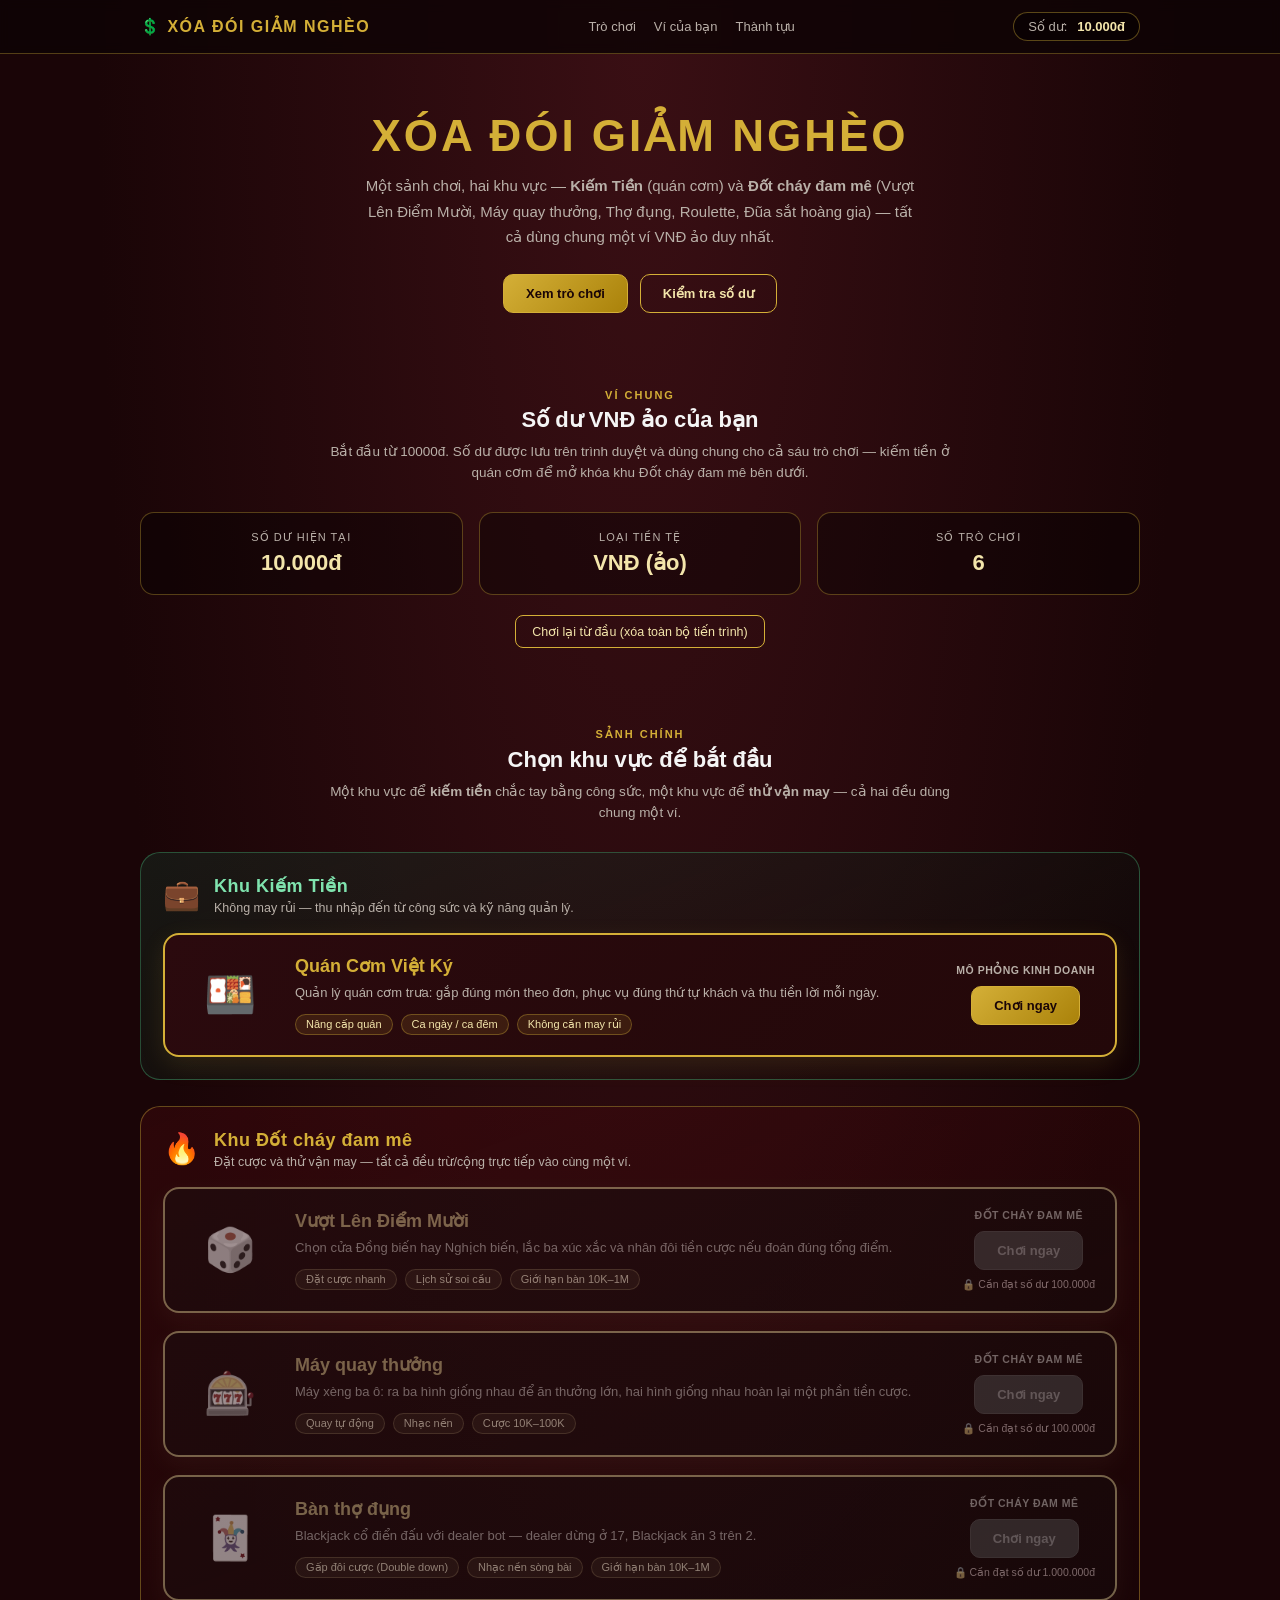
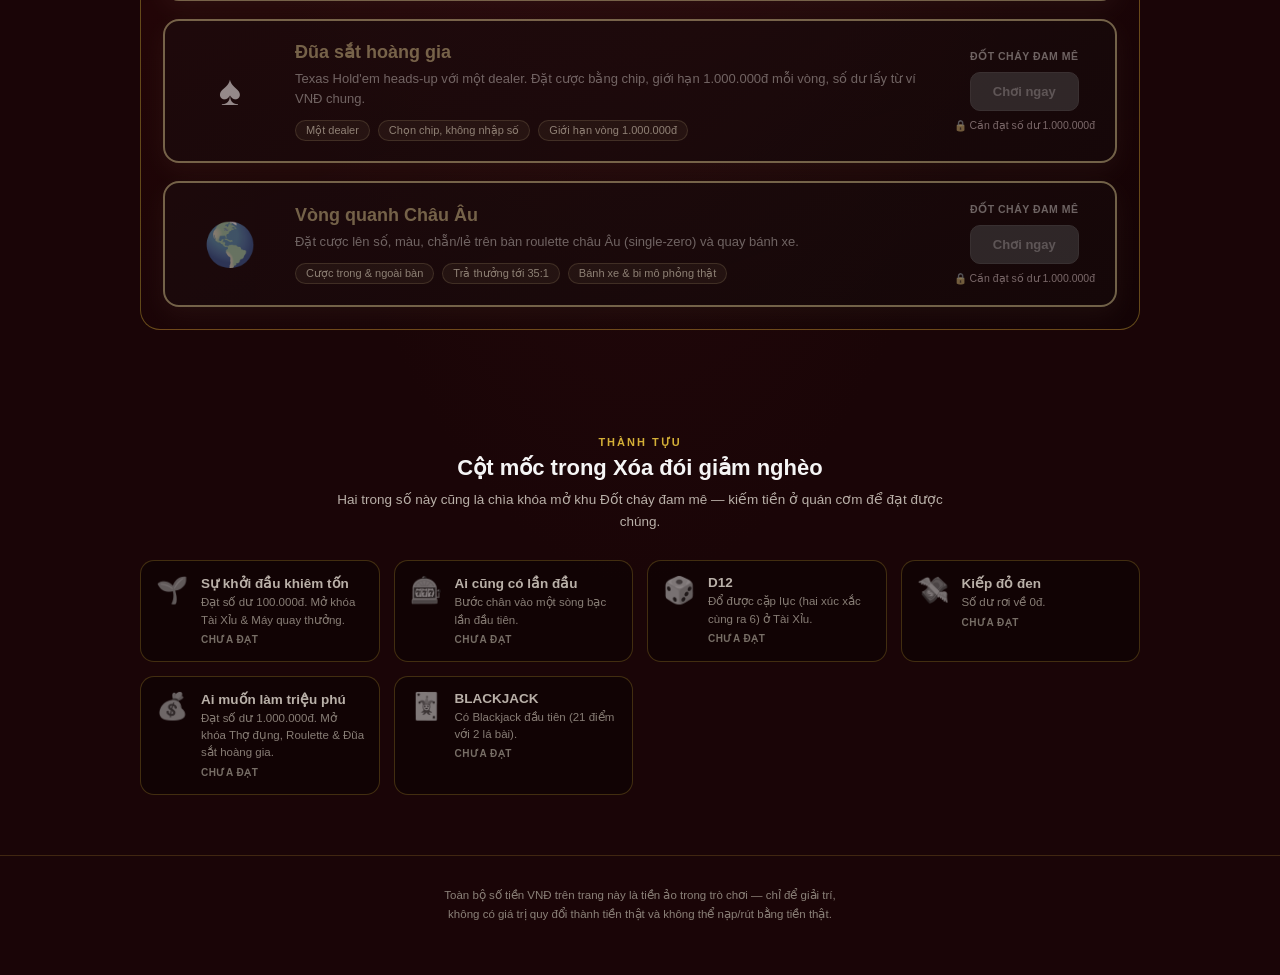
<file: index.html>
<!DOCTYPE html>
<html lang="vi">
<head>
<meta charset="UTF-8" />
<meta name="viewport" content="width=device-width, initial-scale=1.0" />
<title>Xóa đói giảm nghèo — Sảnh Chính</title>
<style>
    :root {
        --bg: #1a0507;
        --card-bg: #2b0a0e;
        --card-bg-2: #230809;
        --gold: #d4af37;
        --gold-light: #f3e5ab;
        --text-main: #f5f5f5;
        --muted: #b9b0a8;
    }

    * { box-sizing: border-box; }

    html { scroll-behavior: smooth; }

    body {
        margin: 0;
        min-height: 100vh;
        font-family: 'Segoe UI', Tahoma, Geneva, Verdana, sans-serif;
        color: var(--text-main);
        background: radial-gradient(ellipse at 50% 0%, #3a0f14, var(--bg) 60%);
    }

    a { color: inherit; }

    .wrap {
        max-width: 1040px;
        margin: 0 auto;
        padding: 0 20px;
    }

    /* ---------- Top nav ---------- */
    .topnav {
        position: sticky;
        top: 0;
        z-index: 50;
        background: rgba(15, 4, 5, 0.85);
        backdrop-filter: blur(6px);
        border-bottom: 1px solid rgba(212,175,55,0.35);
    }

    .topnav .wrap {
        display: flex;
        align-items: center;
        justify-content: space-between;
        gap: 12px;
        padding-top: 12px;
        padding-bottom: 12px;
        flex-wrap: wrap;
    }

    .brand {
        display: flex;
        align-items: center;
        gap: 8px;
        font-weight: 800;
        letter-spacing: 1.5px;
        color: var(--gold);
        text-transform: uppercase;
        font-size: 16px;
        text-decoration: none;
    }

    .nav-links {
        display: flex;
        gap: 18px;
        font-size: 13px;
        color: var(--muted);
    }
    .nav-links a { text-decoration: none; }
    .nav-links a:hover { color: var(--gold-light); }

    .nav-wallet {
        display: flex;
        align-items: center;
        gap: 10px;
        background: rgba(0,0,0,0.4);
        border: 1px solid rgba(212,175,55,0.4);
        border-radius: 999px;
        padding: 6px 14px;
        font-size: 13px;
    }
    .nav-wallet .label { color: var(--muted); }
    .nav-wallet .amount { color: var(--gold-light); font-weight: 800; }

    /* ---------- Hero ---------- */
    .hero {
        text-align: center;
        padding: 56px 20px 36px;
    }

    .hero h1 {
        color: var(--gold);
        letter-spacing: 3px;
        text-transform: uppercase;
        font-size: clamp(28px, 5.5vw, 44px);
        margin: 0 0 12px;
    }

    .hero p {
        color: var(--muted);
        max-width: 560px;
        margin: 0 auto;
        font-size: 15px;
        line-height: 1.7;
    }

    .hero .cta-row {
        margin-top: 24px;
        display: flex;
        justify-content: center;
        gap: 12px;
        flex-wrap: wrap;
    }

    .btn {
        display: inline-block;
        text-decoration: none;
        font-weight: 700;
        font-size: 13px;
        padding: 11px 22px;
        border-radius: 10px;
        cursor: pointer;
        border: 1px solid var(--gold);
    }
    .btn-solid {
        background: linear-gradient(135deg, var(--gold), #aa820a);
        color: #1a0507;
    }
    .btn-outline {
        background: transparent;
        color: var(--gold-light);
    }
    .btn:hover { opacity: 0.9; }

    /* ---------- Section shell ---------- */
    section { padding: 40px 0; }
    .section-head {
        text-align: center;
        max-width: 620px;
        margin: 0 auto 28px;
    }
    .section-head .eyebrow {
        font-size: 11px;
        letter-spacing: 2px;
        text-transform: uppercase;
        color: var(--gold);
        font-weight: 700;
    }
    .section-head h2 {
        margin: 6px 0 8px;
        font-size: 22px;
        color: var(--text-main);
    }
    .section-head p {
        color: var(--muted);
        font-size: 13.5px;
        line-height: 1.6;
        margin: 0;
    }

    /* ---------- Wallet stats ---------- */
    .stats-grid {
        display: grid;
        grid-template-columns: repeat(auto-fit, minmax(180px, 1fr));
        gap: 16px;
    }

    .stat-card {
        background: rgba(0,0,0,0.35);
        border: 1px solid rgba(212,175,55,0.35);
        border-radius: 14px;
        padding: 18px;
        text-align: center;
    }
    .stat-card .stat-label {
        font-size: 11px;
        color: var(--muted);
        text-transform: uppercase;
        letter-spacing: 1px;
    }
    .stat-card .stat-value {
        font-size: 22px;
        font-weight: 800;
        color: var(--gold-light);
        margin: 6px 0 0;
    }

    .wallet-actions {
        display: flex;
        justify-content: center;
        gap: 10px;
        margin-top: 20px;
        flex-wrap: wrap;
    }

    .wallet-actions button {
        background: none;
        border: 1px solid var(--gold);
        color: var(--gold-light);
        padding: 8px 16px;
        border-radius: 8px;
        font-size: 12.5px;
        cursor: pointer;
    }
    .wallet-actions button:hover { background: rgba(212,175,55,0.15); }

    /* ---------- Sectors (working vs gambling) ---------- */
    .sector {
        border-radius: 20px;
        padding: 22px;
        margin-bottom: 26px;
        border: 1px solid;
    }

    .sector-work {
        background: linear-gradient(160deg, rgba(20,60,45,0.35), rgba(0,0,0,0.25));
        border-color: rgba(70,180,120,0.4);
    }

    .sector-gamble {
        background: linear-gradient(160deg, rgba(80,10,15,0.35), rgba(0,0,0,0.25));
        border-color: rgba(212,175,55,0.4);
    }

    .sector-head {
        display: flex;
        align-items: center;
        gap: 14px;
        margin-bottom: 18px;
    }

    .sector-icon {
        font-size: 30px;
        flex-shrink: 0;
    }

    .sector-head h3 {
        margin: 0 0 3px;
        font-size: 18px;
        letter-spacing: 0.5px;
    }

    .sector-work .sector-head h3 { color: #7fe3ae; }
    .sector-gamble .sector-head h3 { color: var(--gold); }

    .sector-head p {
        margin: 0;
        font-size: 12.5px;
        color: var(--muted);
    }

    /* ---------- Games ---------- */
    .games-list {
        display: flex;
        flex-direction: column;
        gap: 18px;
    }

    .game-row {
        display: grid;
        grid-template-columns: 90px 1fr auto;
        align-items: center;
        gap: 20px;
        background: linear-gradient(135deg, var(--card-bg), var(--card-bg-2));
        border: 2px solid var(--gold);
        border-radius: 16px;
        padding: 20px;
        box-shadow: 0 8px 25px rgba(212,175,55,0.12);
    }

    .game-row .icon {
        font-size: 42px;
        text-align: center;
    }

    .game-row h3 {
        color: var(--gold);
        font-size: 18px;
        margin: 0 0 6px;
    }

    .game-row .desc {
        font-size: 13px;
        color: var(--muted);
        margin: 0 0 10px;
        line-height: 1.6;
    }

    .game-row .features {
        list-style: none;
        padding: 0;
        margin: 0;
        display: flex;
        flex-wrap: wrap;
        gap: 8px;
    }

    .game-row .features li {
        font-size: 11px;
        color: var(--gold-light);
        background: rgba(212,175,55,0.12);
        border: 1px solid rgba(212,175,55,0.35);
        padding: 3px 10px;
        border-radius: 999px;
    }

    .game-row .play-col {
        text-align: center;
    }

    .game-row .tag {
        display: block;
        font-size: 10.5px;
        font-weight: 700;
        margin-bottom: 10px;
        color: var(--muted);
        text-transform: uppercase;
        letter-spacing: 0.5px;
    }

    @media (max-width: 620px) {
        .game-row {
            grid-template-columns: 1fr;
            text-align: center;
        }
        .game-row .features { justify-content: center; }
    }

    /* ---------- How it works ---------- */
    .steps {
        display: grid;
        grid-template-columns: repeat(auto-fit, minmax(200px, 1fr));
        gap: 18px;
    }
    .step-card {
        background: rgba(0,0,0,0.3);
        border: 1px solid rgba(212,175,55,0.25);
        border-radius: 14px;
        padding: 18px;
    }
    .step-card .step-num {
        display: inline-flex;
        align-items: center;
        justify-content: center;
        width: 26px;
        height: 26px;
        border-radius: 50%;
        background: var(--gold);
        color: #1a0507;
        font-weight: 800;
        font-size: 13px;
        margin-bottom: 10px;
    }
    .step-card h4 {
        margin: 0 0 6px;
        font-size: 14.5px;
        color: var(--gold-light);
    }
    .step-card p {
        margin: 0;
        font-size: 12.5px;
        color: var(--muted);
        line-height: 1.6;
    }

    /* ---------- Locked game cards ---------- */
    .game-row.locked {
        opacity: 0.55;
        filter: grayscale(0.6);
    }
    .game-row.locked .btn {
        pointer-events: none;
        background: #444;
        color: #999;
        border-color: #555;
    }
    .lock-note {
        display: block;
        font-size: 10.5px;
        color: #e0b3b3;
        margin-top: 8px;
        max-width: 160px;
    }

    /* ---------- Achievements ---------- */
    .ach-grid {
        display: grid;
        grid-template-columns: repeat(auto-fit, minmax(220px, 1fr));
        gap: 14px;
    }
    .ach-card {
        display: flex;
        gap: 12px;
        align-items: flex-start;
        background: rgba(0,0,0,0.32);
        border: 1px solid rgba(212,175,55,0.25);
        border-radius: 14px;
        padding: 14px;
    }
    .ach-card.unlocked {
        border-color: var(--gold);
        background: linear-gradient(135deg, rgba(212,175,55,0.12), rgba(0,0,0,0.3));
    }
    .ach-card .ach-icon {
        font-size: 26px;
        width: 34px;
        text-align: center;
        flex-shrink: 0;
        filter: grayscale(1);
        opacity: 0.5;
    }
    .ach-card.unlocked .ach-icon {
        filter: none;
        opacity: 1;
    }
    .ach-card h4 {
        margin: 0 0 3px;
        font-size: 13.5px;
        color: var(--muted);
    }
    .ach-card.unlocked h4 {
        color: var(--gold-light);
    }
    .ach-card p {
        margin: 0;
        font-size: 11.5px;
        color: #877d75;
        line-height: 1.5;
    }
    .ach-card.unlocked p {
        color: #ccc;
    }
    .ach-status {
        font-size: 10px;
        font-weight: 800;
        text-transform: uppercase;
        letter-spacing: 0.5px;
        margin-top: 4px;
        display: inline-block;
    }
    .ach-card.unlocked .ach-status { color: #7fe3ae; }
    .ach-card:not(.unlocked) .ach-status { color: #776e66; }

    /* ---------- Footer ---------- */
    footer {
        text-align: center;
        padding: 30px 20px 50px;
        font-size: 11.5px;
        color: #8a8078;
        line-height: 1.7;
        border-top: 1px solid rgba(212,175,55,0.2);
        margin-top: 20px;
    }
</style>
</head>
<body>
    <!-- Background music. loop keeps it playing round after round. -->
    <audio id="bg-music" src="shrimphony.mp3" loop preload="auto"></audio>
<div class="topnav">
    <div class="wrap">
        <a class="brand" href="#top">💲 Xóa đói giảm nghèo</a>
        <div class="nav-links">
            <a href="#games">Trò chơi</a>
            <a href="#wallet">Ví của bạn</a>
            <a href="#achievements">Thành tựu</a>
        </div>
        <div class="nav-wallet">
            <span class="label">Số dư:</span>
            <span class="amount" id="nav-wallet-amount">10000đ</span>
        </div>
    </div>
</div>

<div id="top" class="hero">
    <h1>Xóa đói giảm nghèo</h1>
    <p>Một sảnh chơi, hai khu vực — <strong>Kiếm Tiền</strong> (quán cơm) và <strong>Đốt cháy đam mê</strong>
       (Vượt Lên Điểm Mười, Máy quay thưởng, Thợ đụng, Roulette, Đũa sắt hoàng gia) — tất cả dùng chung một ví VNĐ ảo duy nhất.</p>
    <div class="cta-row">
        <a class="btn btn-solid" href="#games">Xem trò chơi</a>
        <a class="btn btn-outline" href="#wallet">Kiểm tra số dư</a>
    </div>
</div>

<section id="wallet">
    <div class="wrap">
        <div class="section-head">
            <div class="eyebrow">Ví chung</div>
            <h2>Số dư VNĐ ảo của bạn</h2>
            <p>Bắt đầu từ 10000đ. Số dư được lưu trên trình duyệt và dùng chung cho cả sáu trò chơi —
               kiếm tiền ở quán cơm để mở khóa khu Đốt cháy đam mê bên dưới.</p>
        </div>

        <div class="stats-grid">
            <div class="stat-card">
                <div class="stat-label">Số dư hiện tại</div>
                <div class="stat-value" id="wallet-amount">10000đ</div>
            </div>
            <div class="stat-card">
                <div class="stat-label">Loại tiền tệ</div>
                <div class="stat-value">VNĐ (ảo)</div>
            </div>
            <div class="stat-card">
                <div class="stat-label">Số trò chơi</div>
                <div class="stat-value">6</div>
            </div>
        </div>

        <div class="wallet-actions">
            <button id="reset-wallet-btn">Chơi lại từ đầu (xóa toàn bộ tiến trình)</button>
        </div>
    </div>
</section>

<section id="games">
    <div class="wrap">
        <div class="section-head">
            <div class="eyebrow">Sảnh chính</div>
            <h2>Chọn khu vực để bắt đầu</h2>
            <p>Một khu vực để <strong>kiếm tiền</strong> chắc tay bằng công sức, một khu vực để <strong>thử vận may</strong> —
               cả hai đều dùng chung một ví.</p>
        </div>

        <!-- ===== SECTOR 1: WORKING ===== -->
        <div class="sector sector-work">
            <div class="sector-head">
                <span class="sector-icon">💼</span>
                <div>
                    <h3>Khu Kiếm Tiền</h3>
                    <p>Không may rủi — thu nhập đến từ công sức và kỹ năng quản lý.</p>
                </div>
            </div>

            <div class="games-list">
                <div class="game-row">
                    <div class="icon">🍱</div>
                    <div>
                        <h3>Quán Cơm Việt Ký</h3>
                        <p class="desc">Quản lý quán cơm trưa: gắp đúng món theo đơn, phục vụ đúng thứ tự khách và thu tiền lời mỗi ngày.</p>
                        <ul class="features">
                            <li>Nâng cấp quán</li>
                            <li>Ca ngày / ca đêm</li>
                            <li>Không cần may rủi</li>
                        </ul>
                    </div>
                    <div class="play-col">
                        <span class="tag">Mô phỏng kinh doanh</span>
                        <a class="btn btn-solid" href="sell.html">Chơi ngay</a>
                    </div>
                </div>
            </div>
        </div>

        <!-- ===== SECTOR 2: GAMBLING ===== -->
        <div class="sector sector-gamble">
            <div class="sector-head">
                <span class="sector-icon">🔥</span>
                <div>
                    <h3>Khu Đốt cháy đam mê</h3>
                    <p>Đặt cược và thử vận may — tất cả đều trừ/cộng trực tiếp vào cùng một ví.</p>
                </div>
            </div>

            <div class="games-list">

                <div class="game-row" id="gr-taixiu" data-requires="humble_beginning">
                    <div class="icon">🎲</div>
                    <div>
                        <h3>Vượt Lên Điểm Mười</h3>
                        <p class="desc">Chọn cửa Đồng biến hay Nghịch biến, lắc ba xúc xắc và nhân đôi tiền cược nếu đoán đúng tổng điểm.</p>
                        <ul class="features">
                            <li>Đặt cược nhanh</li>
                            <li>Lịch sử soi cầu</li>
                            <li>Giới hạn bàn 10K–1M</li>
                        </ul>
                    </div>
                    <div class="play-col">
                        <span class="tag">Đốt cháy đam mê</span>
                        <a class="btn btn-solid" href="taixiu.html">Chơi ngay</a>
                        <span class="lock-note">🔒 Cần đạt số dư 100.000đ</span>
                    </div>
                </div>

                <div class="game-row" id="gr-slot" data-requires="humble_beginning">
                    <div class="icon">🎰</div>
                    <div>
                        <h3>Máy quay thưởng</h3>
                        <p class="desc">Máy xèng ba ô: ra ba hình giống nhau để ăn thưởng lớn, hai hình giống nhau hoàn lại một phần tiền cược.</p>
                        <ul class="features">
                            <li>Quay tự động</li>
                            <li>Nhạc nền</li>
                            <li>Cược 10K–100K</li>
                        </ul>
                    </div>
                    <div class="play-col">
                        <span class="tag">Đốt cháy đam mê</span>
                        <a class="btn btn-solid" href="slot.html">Chơi ngay</a>
                        <span class="lock-note">🔒 Cần đạt số dư 100.000đ</span>
                    </div>
                </div>

                <div class="game-row" id="gr-blackjack" data-requires="millionaire">
                    <div class="icon">🃏</div>
                    <div>
                        <h3>Bàn thợ đụng</h3>
                        <p class="desc">Blackjack cổ điển đấu với dealer bot — dealer dừng ở 17, Blackjack ăn 3 trên 2.</p>
                        <ul class="features">
                            <li>Gấp đôi cược (Double down)</li>
                            <li>Nhạc nền sòng bài</li>
                            <li>Giới hạn bàn 10K–1M</li>
                        </ul>
                    </div>
                    <div class="play-col">
                        <span class="tag">Đốt cháy đam mê</span>
                        <a class="btn btn-solid" href="blackjack.html">Chơi ngay</a>
                        <span class="lock-note">🔒 Cần đạt số dư 1.000.000đ</span>
                    </div>
                </div>

                <div class="game-row" id="gr-ch" data-requires="millionaire">
                    <div class="icon">♠️</div>
                    <div>
                        <h3>Đũa sắt hoàng gia</h3>
                        <p class="desc">Texas Hold'em heads-up với một dealer. Đặt cược bằng chip, giới hạn 1.000.000đ mỗi vòng, số dư lấy từ ví VNĐ chung.</p>
                        <ul class="features">
                            <li>Một dealer</li>
                            <li>Chọn chip, không nhập số</li>
                            <li>Giới hạn vòng 1.000.000đ</li>
                        </ul>
                    </div>
                    <div class="play-col">
                        <span class="tag">Đốt cháy đam mê</span>
                        <a class="btn btn-solid" href="poker.html">Chơi ngay</a>
                        <span class="lock-note">🔒 Cần đạt số dư 1.000.000đ</span>
                    </div>
                </div>

                <div class="game-row" id="gr-roulette" data-requires="millionaire">
                    <div class="icon">🌎</div>
                    <div>
                        <h3>Vòng quanh Châu Âu</h3>
                        <p class="desc">Đặt cược lên số, màu, chẵn/lẻ trên bàn roulette châu Âu (single-zero) và quay bánh xe.</p>
                        <ul class="features">
                            <li>Cược trong & ngoài bàn</li>
                            <li>Trả thưởng tới 35:1</li>
                            <li>Bánh xe & bi mô phỏng thật</li>
                        </ul>
                    </div>
                    <div class="play-col">
                        <span class="tag">Đốt cháy đam mê</span>
                        <a class="btn btn-solid" href="roulette.html">Chơi ngay</a>
                        <span class="lock-note">🔒 Cần đạt số dư 1.000.000đ</span>
                    </div>
                </div>

            </div>
        </div>

    </div>
</section>

<section id="achievements">
    <div class="wrap">
        <div class="section-head">
            <div class="eyebrow">Thành tựu</div>
            <h2>Cột mốc trong Xóa đói giảm nghèo</h2>
            <p>Hai trong số này cũng là chìa khóa mở khu Đốt cháy đam mê — kiếm tiền ở quán cơm để đạt được chúng.</p>
        </div>
        <div class="ach-grid" id="ach-grid"></div>
    </div>
</section>

<footer>
    Toàn bộ số tiền VNĐ trên trang này là tiền ảo trong trò chơi — chỉ để giải trí,<br>
    không có giá trị quy đổi thành tiền thật và không thể nạp/rút bằng tiền thật.
</footer>

<script src="achievements.js"></script>
<script src="wallet.js"></script>
<script>
    const bgMusic = document.getElementById('bg-music');

    function startMusic() {
        bgMusic.play()
            .then(() => {
                console.log('Nhạc đã được phát');
            })
            .catch(error => {
                console.error('Không thể phát nhạc:', error);
            });

        document.removeEventListener('click', startMusic);
    }

    document.addEventListener('click', startMusic);
        const amountEl = document.getElementById('wallet-amount');
        const navAmountEl = document.getElementById('nav-wallet-amount');

    function refreshDisplay() {
        const formatted = Wallet.formatVnd(Wallet.getBalance());
        amountEl.textContent = formatted;
        navAmountEl.textContent = formatted;
    }

    // ----- Lock/unlock the gambling cards based on achievements -----
    function refreshLocks() {
        document.querySelectorAll('.game-row[data-requires]').forEach(row => {
            const req = row.dataset.requires;
            const unlocked = Achievements.isUnlocked(req);
            row.classList.toggle('locked', !unlocked);
            const note = row.querySelector('.lock-note');
            if (note) note.style.display = unlocked ? 'none' : 'block';
        });
    }

    // ----- Render the achievements grid -----
    function renderAchievements() {
        const grid = document.getElementById('ach-grid');
        grid.innerHTML = '';
        Achievements.all().forEach(a => {
            const card = document.createElement('div');
            card.className = 'ach-card' + (a.unlocked ? ' unlocked' : '');
            card.innerHTML =
                `<div class="ach-icon">${a.icon}</div>` +
                `<div>
                    <h4>${a.title}</h4>
                    <p>${a.desc}</p>
                    <span class="ach-status">${a.unlocked ? '✔ Đã đạt' : 'Chưa đạt'}</span>
                 </div>`;
            grid.appendChild(card);
        });
    }

    document.getElementById('reset-wallet-btn').addEventListener('click', () => {
        if (confirm('Xóa toàn bộ tiến trình: số dư về 0đ, mất mọi nâng cấp quán cơm và thành tựu đã đạt. Tiếp tục?')) {
            Wallet.resetBalance();
            RestaurantSaveResetIfAvailable();
            Achievements.resetAll();
            refreshDisplay();
            refreshLocks();
            renderAchievements();
        }
    });

    // restaurant-save.js isn't loaded on this page (only the restaurant
    // needs it), so reset that key directly instead of pulling in the file.
    function RestaurantSaveResetIfAvailable() {
        try { localStorage.removeItem('hoangGiaClub_restaurant_upgrades_v1'); } catch (e) {}
    }

    window.addEventListener('wallet:changed', refreshDisplay);
    window.addEventListener('achievement:unlocked', () => { refreshLocks(); renderAchievements(); });
    window.addEventListener('achievement:reset', () => { refreshLocks(); renderAchievements(); });

    refreshDisplay();
    refreshLocks();
    renderAchievements();
</script>
</body>
</html>
</file>
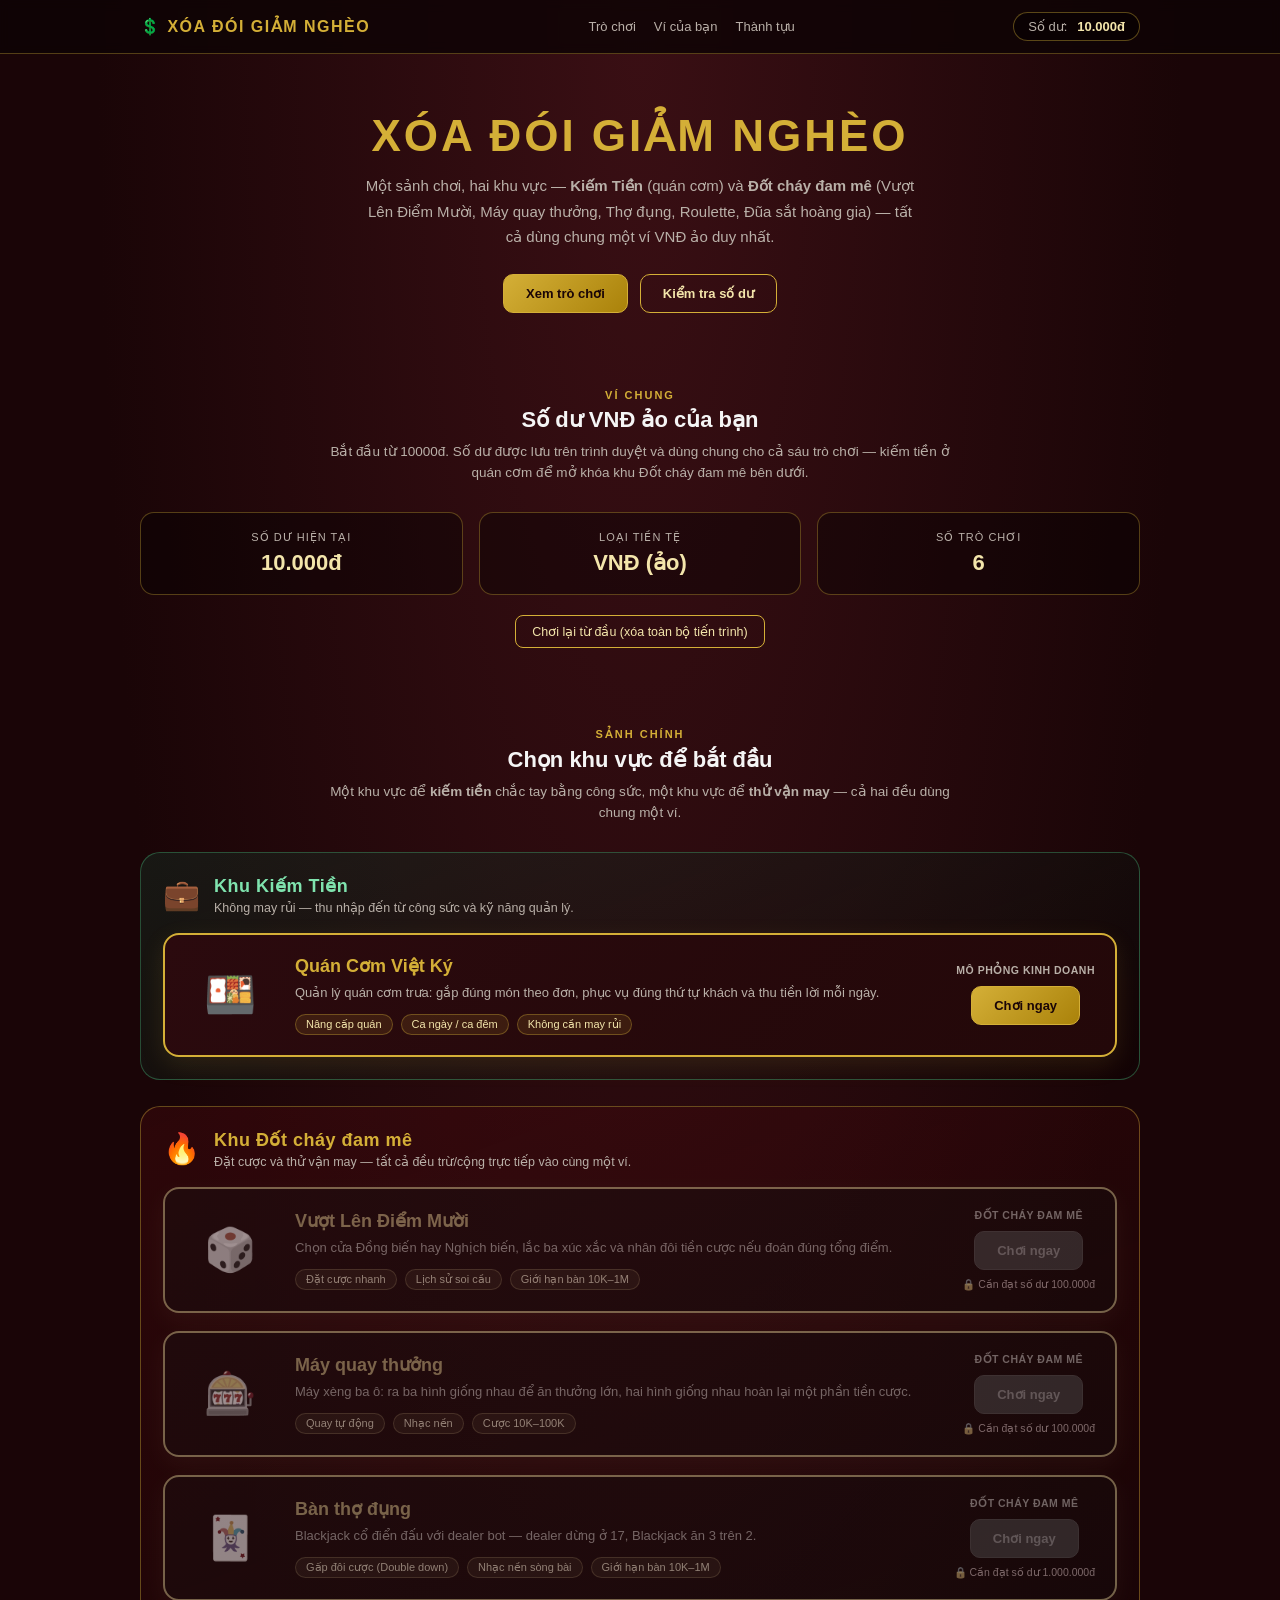
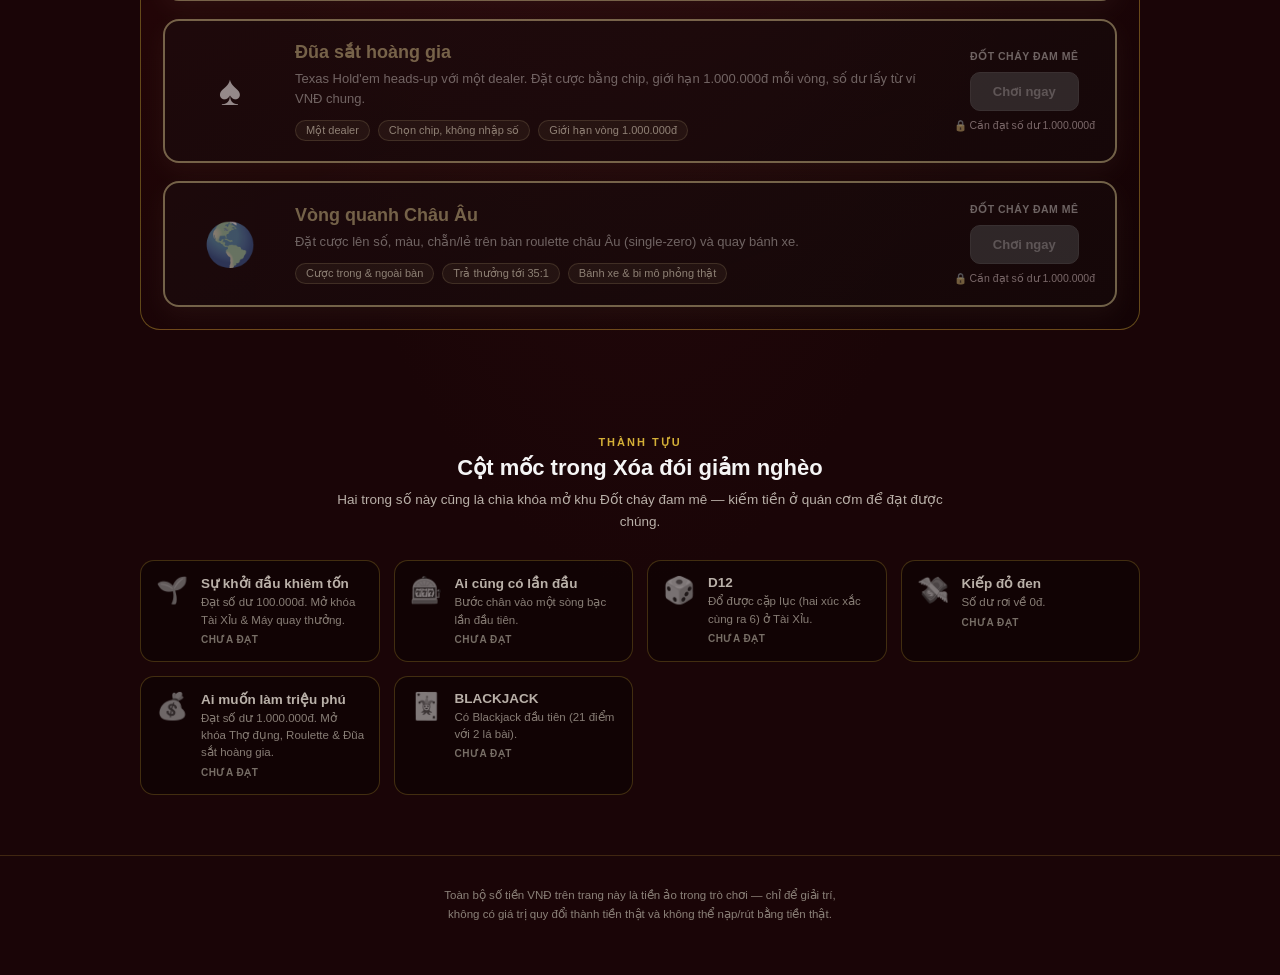
<file: blackjack.html>
<!DOCTYPE html>
<html lang="en">
<head>
<meta charset="UTF-8" />
<meta name="viewport" content="width=device-width, initial-scale=1.0" />
<title>Bàn thợ đụng — Xóa đói giảm nghèo</title>
<link rel="stylesheet" href="style.css" />
</head>
<body>

  <header class="marquee">
    <a href="index.html" style="position:absolute;top:20px;left:16px;background:rgba(0,0,0,0.35);color:#f5f1e6;padding:6px 12px;border-radius:8px;text-decoration:none;font-size:13px;border:1px solid #c9a227;">&larr; Trang chủ</a>
    <button class="music-toggle" id="music-toggle" aria-label="Toggle background music">
      &#9835; Music
    </button>
    <h1>Bàn thợ đụng — Xóa đói giảm nghèo</h1>
    <p class="tagline">Blackjack pays 3 to 2 · Dealer stands on 17 · Table limit 10.000đ–1.000.000đ</p>
  </header>

  <!-- Background music. loop keeps it playing round after round. -->
  <audio id="bg-music" src="backgroundmusic.mp3" loop preload="auto"></audio>

  <main class="table">

    <!-- Dealer's row -->
    <section class="row dealer-row">
      <div class="row-label">
        <span class="suit">&#9824;</span> Dealer
        <span class="hand-total" id="dealer-total">—</span>
      </div>
      <div class="cards" id="dealer-cards"></div>
    </section>

    <!-- Center strip: shoe count + status message -->
    <section class="center-strip">
      <p class="message" id="message">Place a bet (10.000đ–1.000.000đ) to begin.</p>
      <p class="shoe-count" id="shoe-count"></p>
    </section>

    <!-- Player's row -->
    <section class="row player-row">
      <div class="cards" id="player-cards"></div>
      <div class="row-label">
        <span class="suit">&#9827;</span> You
        <span class="hand-total" id="player-total">—</span>
      </div>
    </section>

  </main>

  <footer class="rail">

    <div class="stats">
      <div class="stat">
        <span class="stat-label">Cash</span>
        <span class="stat-value" id="cash-value">10.000.000đ</span>
      </div>
      <div class="stat">
        <span class="stat-label">Bet</span>
        <span class="stat-value" id="bet-value">0đ</span>
      </div>
    </div>

    <div class="chip-tray" id="chip-tray">
      <button class="chip chip-5"   data-value="10000">10.000đ</button>
      <button class="chip chip-25"  data-value="50000">50.000đ</button>
      <button class="chip chip-100" data-value="200000">200.000đ</button>
      <button class="chip chip-500" data-value="1000000">1.000.000đ</button>
      <button class="clear-bet" id="clear-bet">Clear bet</button>
    </div>

    <div class="actions" id="actions">
      <button class="btn btn-deal" id="deal-btn">Deal</button>
      <button class="btn btn-hit" id="hit-btn" disabled>Hit</button>
      <button class="btn btn-stand" id="stand-btn" disabled>Stand</button>
      <button class="btn btn-double" id="double-btn" disabled>Double down</button>
    </div>

  </footer>

  <div class="reset-overlay" id="reset-overlay">
    <div class="reset-card">
      <h2>Table closed</h2>
      <p>You're out of cash. Every table has a comeback story.</p>
      <button class="btn btn-deal" id="reset-btn">Buy back in</button>
    </div>
  </div>

  <script src="achievements.js"></script>
  <script src="wallet.js"></script>
  <script>
    // Access gate: Blackjack unlocks once "Who Wants To Be A Millionaire"
    // (reach 1.000.000đ) has been achieved.
    if (!Achievements.isUnlocked('millionaire')) {
      alert('Bạn cần đạt số dư 1.000.000đ để mở khóa Thợ đụng! Hãy kiếm tiền ở Quán Cơm hoặc Tài Xỉu trước.');
      window.location.replace('index.html');
    } else {
      Achievements.unlock('lets_go_gambling');
    }
  </script>
  <script src="script.js"></script>
</body>
</html>
</file>
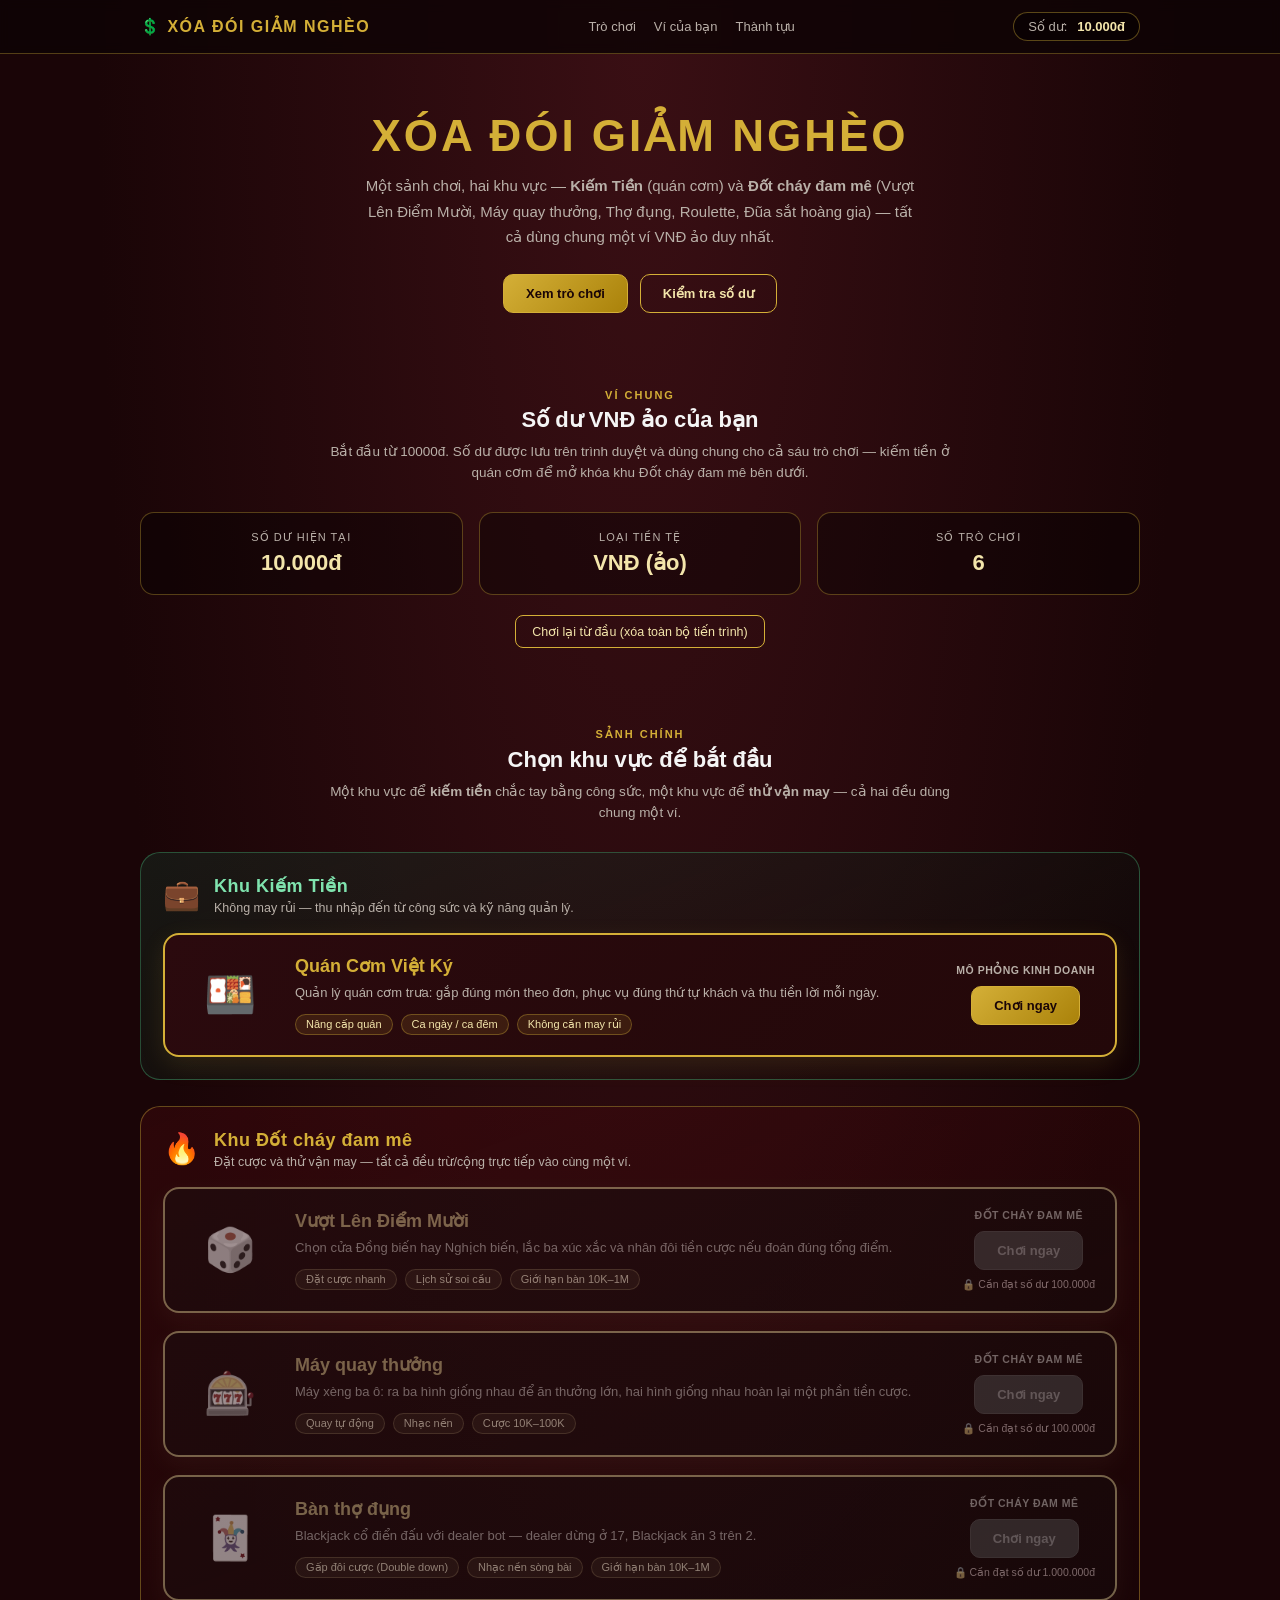
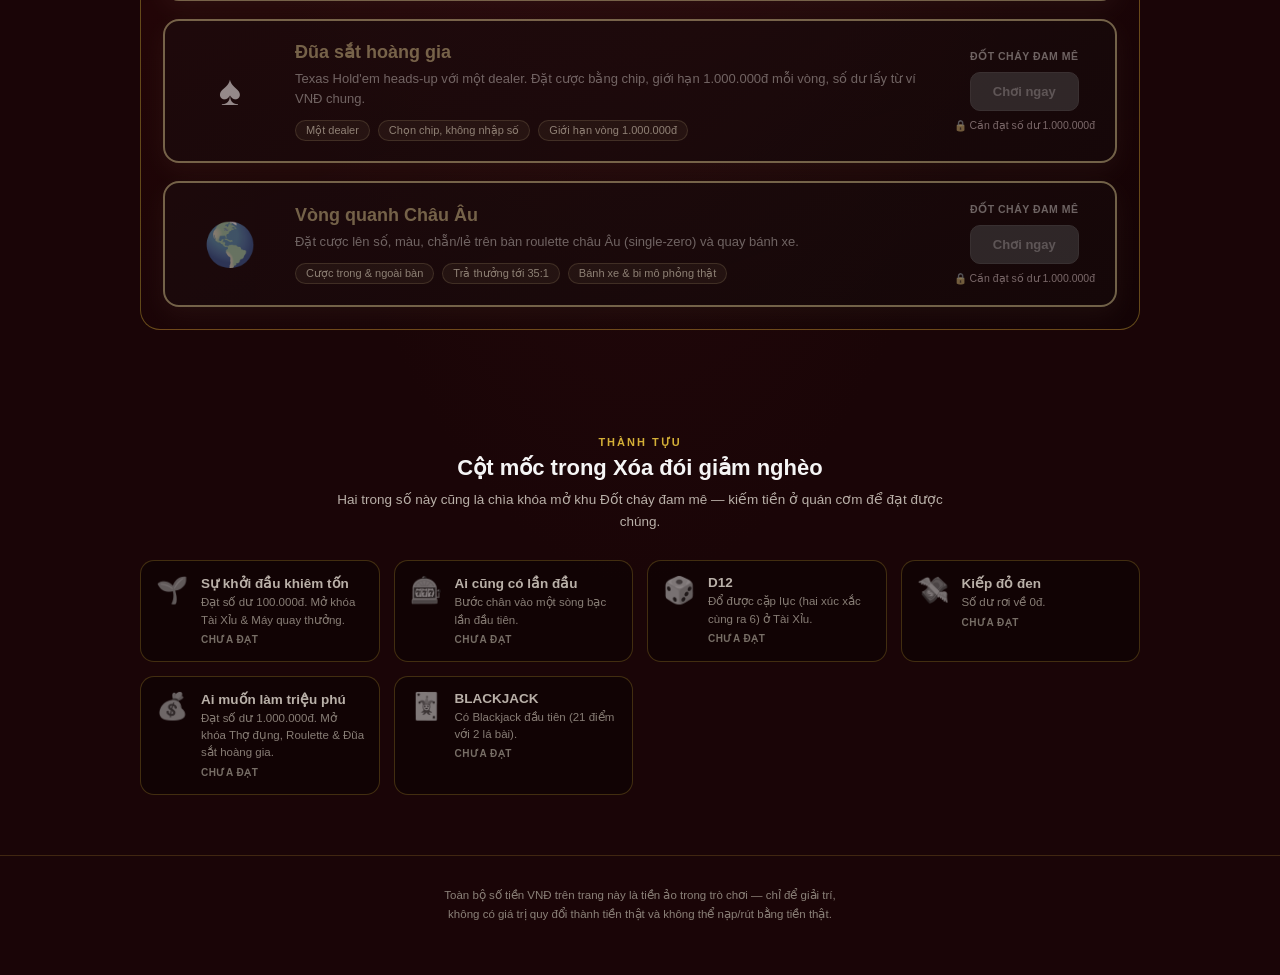
<file: poker.html>
<!DOCTYPE html>
<html lang="vi">
<head>
    <meta charset="UTF-8">
    <meta name="viewport" content="width=device-width, initial-scale=1.0">
    <title>Đũa sắt hoàng gia — Xóa đói giảm nghèo</title>
    <style>
        * { box-sizing: border-box; margin: 0; padding: 0; font-family: 'Segoe UI', Tahoma, Geneva, Verdana, sans-serif; }

        body {
            background: radial-gradient(circle, #3a2802, #1a1000, #000000);
            min-height: 100vh;
            color: #fff;
            overflow-x: hidden;
        }

        .home-link {
            position: fixed;
            top: 14px;
            left: 14px;
            background: rgba(0,0,0,0.45);
            color: #ffe066;
            padding: 6px 12px;
            border-radius: 8px;
            text-decoration: none;
            font-size: 13px;
            border: 1px solid #f1c40f;
            z-index: 50;
        }

        .screen {
            display: none;
            width: 100%;
            min-height: 100vh;
            flex-direction: column;
            justify-content: center;
            align-items: center;
            padding: 24px 12px 40px;
        }

        .screen.active { display: flex; }

        #start-screen {
            background: rgba(15, 10, 0, 0.9);
            text-align: center;
        }

        h1.title {
            font-size: clamp(2.4rem, 7vw, 4.5rem);
            background: linear-gradient(135deg, #ffe066, #f39c12, #f1c40f, #ffffff);
            -webkit-background-clip: text;
            background-clip: text;
            -webkit-text-fill-color: transparent;
            margin-bottom: 10px;
            letter-spacing: 3px;
            font-weight: 900;
        }

        .subtitle {
            font-size: 1.05rem;
            color: #f39c12;
            margin-bottom: 16px;
            font-style: italic;
        }

        .wallet-preview {
            color: #ffe066;
            font-weight: 800;
            margin-bottom: 28px;
        }

        .btn-gold {
            background: linear-gradient(135deg, #f39c12, #ffe066, #d35400, #f1c40f);
            color: #1a0f00;
            font-weight: 800;
            font-size: 1.2rem;
            padding: 14px 42px;
            border: 2px solid #fff;
            border-radius: 50px;
            cursor: pointer;
            box-shadow: 0 0 20px rgba(241, 196, 15, 0.6);
            text-transform: uppercase;
        }

        .btn-gold:hover { transform: scale(1.05); }

        #poker-table {
            position: relative;
            width: 100%;
            max-width: 1100px;
            min-height: 620px;
            background: radial-gradient(ellipse at center, #664d03 0%, #291a00 80%, #120b00 100%);
            border: 16px solid #b37d14;
            border-radius: 200px;
            box-shadow: inset 0 0 100px rgba(0, 0, 0, 0.9), 0 20px 50px rgba(0, 0, 0, 0.9);
            display: flex;
            flex-direction: column;
            justify-content: space-between;
            align-items: center;
            padding: 20px 20px 18px;
        }

        .stage-badge {
            position: absolute;
            top: 18px;
            background: rgba(20, 13, 0, 0.85);
            border: 1px solid #f1c40f;
            padding: 6px 24px;
            border-radius: 20px;
            color: #ffe066;
            font-size: 0.9rem;
            letter-spacing: 1.5px;
            font-weight: bold;
            z-index: 3;
        }

        .player-area {
            display: flex;
            flex-direction: column;
            align-items: center;
            z-index: 2;
        }

        .avatar-box {
            background: rgba(25, 16, 0, 0.8);
            border: 2px solid #f1c40f;
            padding: 8px 24px;
            border-radius: 12px;
            text-align: center;
            min-width: 190px;
        }

        .player-name { font-weight: bold; font-size: 1.1rem; }
        .player-chips { color: #ffe066; font-weight: bold; font-size: 1.05rem; }

        .cards-container {
            display: flex;
            gap: 10px;
            margin: 10px 0;
            min-height: 90px;
        }

        .card {
            width: 60px;
            height: 85px;
            background: #fff;
            border-radius: 6px;
            color: #111;
            display: flex;
            flex-direction: column;
            justify-content: space-between;
            padding: 5px;
            font-weight: bold;
            font-size: 1.1rem;
            box-shadow: 0 4px 10px rgba(0,0,0,0.6);
            user-select: none;
        }

        .card.red { color: #d63031; }
        .card.black { color: #2d3436; }
        .card.back {
            background: linear-gradient(135deg, #b37d14, #4a3200, #1a1000);
            border: 2px solid #ffe066;
        }

        .community-area {
            display: flex;
            flex-direction: column;
            align-items: center;
            gap: 10px;
        }

        .pot-box {
            background: rgba(20, 13, 0, 0.85);
            border: 2px solid #f1c40f;
            padding: 6px 25px;
            border-radius: 20px;
            color: #ffe066;
            font-size: 1.15rem;
            font-weight: bold;
        }

        .limit-note {
            font-size: 0.78rem;
            color: rgba(255, 224, 102, 0.75);
        }

        .status-msg {
            font-size: 1rem;
            color: #ffe066;
            min-height: 24px;
            font-weight: bold;
            text-align: center;
            max-width: 90%;
        }

        .rail {
            width: 100%;
            max-width: 1100px;
            margin-top: 16px;
            display: flex;
            flex-direction: column;
            align-items: center;
            gap: 12px;
        }

        .controls {
            display: flex;
            gap: 10px;
            align-items: center;
            flex-wrap: wrap;
            justify-content: center;
            background: rgba(18, 11, 0, 0.85);
            padding: 10px 18px;
            border-radius: 30px;
            border: 1.5px solid #f1c40f;
        }

        .btn-action {
            background: #2b1d03;
            color: #ffe066;
            border: 1px solid #b37d14;
            padding: 8px 16px;
            border-radius: 20px;
            cursor: pointer;
            font-weight: bold;
        }

        .btn-action:hover:not(:disabled) {
            background: #f1c40f;
            color: #1a0f00;
        }

        .btn-action:disabled { opacity: 0.35; cursor: not-allowed; }

        .chip-tray {
            display: flex;
            align-items: center;
            gap: 10px;
            flex-wrap: wrap;
            justify-content: center;
        }

        .chip {
            width: 58px;
            height: 58px;
            border-radius: 50%;
            border: 2px dashed #fff;
            font-weight: 800;
            font-size: 11px;
            cursor: pointer;
            color: #fff;
        }

        .chip:hover:not(:disabled) { transform: translateY(-3px); }
        .chip:disabled { opacity: 0.35; cursor: not-allowed; }
        .chip-10k { background: #3b4b57; }
        .chip-50k { background: #10513d; border-color: #f1c40f; }
        .chip-200k { background: #5c1f2b; }
        .chip-1m { background: #241b3a; border-color: #f1c40f; }

        .clear-bet {
            background: none;
            border: 1px solid rgba(255,224,102,0.5);
            color: #ffe066;
            border-radius: 999px;
            padding: 8px 14px;
            cursor: pointer;
            font-size: 12px;
        }

        .raise-readout {
            color: #ffe066;
            font-weight: 800;
            min-width: 140px;
            text-align: center;
        }

        /* Yu-Gi-Oh Master Duel style street banner */
        #phase-banner {
            position: fixed;
            inset: 0;
            z-index: 80;
            display: none;
            align-items: center;
            justify-content: center;
            pointer-events: none;
            background: linear-gradient(
                90deg,
                rgba(0,0,0,0) 0%,
                rgba(8, 5, 0, 0.82) 22%,
                rgba(8, 5, 0, 0.88) 50%,
                rgba(8, 5, 0, 0.82) 78%,
                rgba(0,0,0,0) 100%
            );
        }

        #phase-banner.show { display: flex; }

        .phase-banner-inner {
            text-align: center;
            animation: phaseSweep 0.55s ease-out;
        }

        #phase-banner h2 {
            font-size: clamp(2.4rem, 8vw, 4.6rem);
            letter-spacing: 0.22em;
            font-weight: 900;
            color: #fff;
            text-transform: uppercase;
            text-shadow:
                0 0 18px rgba(255, 224, 102, 0.95),
                0 0 40px rgba(241, 196, 15, 0.7),
                0 4px 0 #3a2802;
            line-height: 1.05;
        }

        #phase-banner p {
            margin-top: 10px;
            color: #ffe066;
            letter-spacing: 0.28em;
            font-size: 0.85rem;
            text-transform: uppercase;
        }

        @keyframes phaseSweep {
            from { transform: scale(0.72) translateY(12px); opacity: 0; }
            to { transform: scale(1) translateY(0); opacity: 1; }
        }

        @media (max-width: 720px) {
            #poker-table { border-radius: 40px; border-width: 10px; min-height: 540px; }
        }
    </style>
</head>
<body>
    <!-- Background music. loop keeps it playing round after round. -->
    <audio id="bg-music" src="bgmcard.mp3" loop preload="auto"></audio>
    <a class="home-link" href="index.html">&larr; Trang chủ</a>

    <div id="start-screen" class="screen active">
        <h1 class="title">Đũa sắt hoàng gia</h1>
        <div class="subtitle">Heads-up Texas Hold'em — một dealer, ví VNĐ chung với sảnh chính</div>
        <div class="wallet-preview">Số dư: <span id="start-balance">0đ</span></div>
        <button class="btn-gold" onclick="enterTable()">Vào bàn</button>
    </div>

    <div id="game-screen" class="screen">
        <div id="poker-table">
            <div class="stage-badge" id="stage-info">PRE-FLOP</div>

            <div class="player-area">
                <div class="avatar-box">
                    <div class="player-name" id="bot-name">Dealer</div>
                    <div class="player-chips" id="bot-chips">0đ</div>
                </div>
                <div class="cards-container" id="bot-cards"></div>
            </div>

            <div class="community-area">
                <div class="pot-box" id="pot-display">POT: 0đ</div>
                <div class="limit-note" id="limit-note">Giới hạn mỗi vòng: 1.000.000đ</div>
                <div class="cards-container" id="community-cards"></div>
                <div class="status-msg" id="status-text">Nhấn Chia bài để bắt đầu.</div>
            </div>

            <div class="player-area">
                <div class="cards-container" id="player-cards"></div>
                <div class="avatar-box">
                    <div class="player-name">Bạn</div>
                    <div class="player-chips" id="player-chips">0đ</div>
                </div>
            </div>
        </div>

        <div class="rail">
            <div class="chip-tray" id="chip-tray">
                <button class="chip chip-10k" data-value="10000">10K</button>
                <button class="chip chip-50k" data-value="50000">50K</button>
                <button class="chip chip-200k" data-value="200000">200K</button>
                <button class="chip chip-1m" data-value="1000000">1M</button>
                <button class="clear-bet" id="clear-bet" type="button">Xóa chip</button>
                <div class="raise-readout" id="raise-val">Cược chip: 0đ</div>
            </div>

            <div class="controls">
                <button class="btn-action" id="btn-fold" onclick="playerAction('fold')">Úp bài (Fold)</button>
                <button class="btn-action" id="btn-check" onclick="playerAction('check')">Xem bài (Check)</button>
                <button class="btn-action" id="btn-call" onclick="playerAction('call')">Theo (Call)</button>
                <button class="btn-action" id="btn-raise" onclick="playerAction('raise')">Tăng cược</button>
                <button class="btn-action" id="btn-deal" style="background: linear-gradient(135deg, #f1c40f, #f39c12); color: #1a0f00;" onclick="startNewHand()">Chia bài</button>
            </div>
        </div>
    </div>

    <div id="phase-banner" aria-live="polite">
        <div class="phase-banner-inner">
            <h2 id="phase-banner-title">MAIN PHASE</h2>
            <p id="phase-banner-sub">Texas Hold'em</p>
        </div>
    </div>

    <script src="achievements.js"></script>
    <script src="wallet.js"></script>
    <script>
    const bgMusic = document.getElementById('bg-music');

    function startMusic() {
        bgMusic.play()
            .then(() => {
                console.log('Nhạc đã được phát');
            })
            .catch(error => {
                console.error('Không thể phát nhạc:', error);
            });

        document.removeEventListener('click', startMusic);
    }

    document.addEventListener('click', startMusic);
        if (!Achievements.isUnlocked('millionaire')) {
            alert('Bạn cần đạt số dư 1.000.000đ để mở khóa Đũa sắt hoàng gia! Hãy kiếm tiền ở Quán Cơm hoặc Vượt qua điểm mười trước.');
            window.location.replace('index.html');
        } else {
            Achievements.unlock('lets_go_gambling');
        }

        const SMALL_BLIND = 10000;
        const BIG_BLIND = 20000;
        const PHASE_LIMIT = 1000000;
        const DEALER_NAME = 'Dealer';
        const HOUSE_STACK = 2000000;

        const PHASE_COPY = {
            PREFLOP: { title: 'PRE-FLOP', sub: 'Hai lá bài riêng · Blind đã vào pot' },
            FLOP: { title: 'FLOP', sub: 'Ba lá bài chung được mở' },
            TURN: { title: 'TURN', sub: 'Lá bài chung thứ tư' },
            RIVER: { title: 'RIVER', sub: 'Lá bài chung cuối cùng' },
            SHOWDOWN: { title: 'SHOWDOWN', sub: 'Lật bài · So sánh tay bài' }
        };

        let playerChips = 0;
        let botChips = HOUSE_STACK;
        let pot = 0;
        let currentBet = 0;
        let playerCurrentBet = 0;
        let botCurrentBet = 0;
        let chipBet = 0;

        let deck = [];
        let playerCards = [];
        let botCards = [];
        let communityCards = [];
        let gamePhase = 'IDLE';
        let actingLocked = false;

        const suits = ['♠', '♥', '♦', '♣'];
        const values = ['2', '3', '4', '5', '6', '7', '8', '9', '10', 'J', 'Q', 'K', 'A'];

        function formatVnd(n) {
            return Wallet.formatVnd(n);
        }

        function syncWallet() {
            Wallet.setBalance(playerChips);
        }

        function enterTable() {
            playerChips = Wallet.getBalance();
            if (playerChips < BIG_BLIND) {
                alert('Số dư ví không đủ small/big blind (cần ít nhất 20.000đ).');
                return;
            }
            botChips = HOUSE_STACK;
            document.getElementById('start-screen').classList.remove('active');
            document.getElementById('game-screen').classList.add('active');
            updateUI();
            setControls(false);
        }

        function createDeck() {
            deck = [];
            for (const s of suits) {
                for (const v of values) {
                    deck.push({ suit: s, value: v, isRed: s === '♥' || s === '♦' });
                }
            }
            for (let i = deck.length - 1; i > 0; i--) {
                const j = Math.floor(Math.random() * (i + 1));
                [deck[i], deck[j]] = [deck[j], deck[i]];
            }
        }

        function startNewHand() {
            playerChips = Wallet.getBalance();
            if (playerChips < SMALL_BLIND) {
                alert('Bạn đã hết tiền trong ví chung. Quay lại quán cơm để kiếm thêm VNĐ.');
                window.location.href = 'index.html';
                return;
            }
            if (botChips < BIG_BLIND) botChips = HOUSE_STACK;

            pot = 0;
            playerCurrentBet = 0;
            botCurrentBet = 0;
            currentBet = 0;
            chipBet = 0;
            communityCards = [];
            createDeck();
            playerCards = [deck.pop(), deck.pop()];
            botCards = [deck.pop(), deck.pop()];

            const sb = Math.min(SMALL_BLIND, playerChips);
            const bb = Math.min(BIG_BLIND, botChips);
            playerChips -= sb;
            playerCurrentBet = sb;
            botChips -= bb;
            botCurrentBet = bb;
            pot = sb + bb;
            currentBet = Math.max(sb, bb);
            syncWallet();

            gamePhase = 'PREFLOP';
            renderCards();
            updateUI();
            document.getElementById('btn-deal').disabled = true;
            setControls(false);
            announcePhase('PREFLOP', function () {
                setControls(true);
                setStatus('Ván bắt đầu. Bạn đã đặt Small Blind ' + formatVnd(sb) + '.');
            });
        }

        function announcePhase(phase, after) {
            const copy = PHASE_COPY[phase] || { title: phase, sub: '' };
            const banner = document.getElementById('phase-banner');
            document.getElementById('phase-banner-title').textContent = copy.title;
            document.getElementById('phase-banner-sub').textContent = copy.sub;
            document.getElementById('stage-info').textContent = copy.title;
            banner.classList.add('show');
            setTimeout(function () {
                banner.classList.remove('show');
                if (after) after();
            }, 1600);
        }

        function cardHtml(c) {
            return '<div class="card ' + (c.isRed ? 'red' : 'black') + '">' +
                '<div>' + c.value + '</div>' +
                '<div style="text-align:center;">' + c.suit + '</div>' +
                '<div style="text-align:right;">' + c.value + '</div>' +
                '</div>';
        }

        function renderCards() {
            document.getElementById('player-cards').innerHTML = playerCards.map(cardHtml).join('');
            const bBox = document.getElementById('bot-cards');
            if (gamePhase === 'SHOWDOWN') {
                bBox.innerHTML = botCards.map(cardHtml).join('');
            } else if (gamePhase === 'IDLE') {
                bBox.innerHTML = '';
            } else {
                bBox.innerHTML = '<div class="card back"></div><div class="card back"></div>';
            }
            document.getElementById('community-cards').innerHTML = communityCards.map(cardHtml).join('');
        }

        function remainingPhaseRoom(alreadyIn) {
            return Math.max(0, PHASE_LIMIT - alreadyIn);
        }

        function updateUI() {
            document.getElementById('player-chips').innerText = formatVnd(playerChips);
            document.getElementById('bot-chips').innerText = formatVnd(botChips);
            document.getElementById('pot-display').innerText = 'POT: ' + formatVnd(pot);
            document.getElementById('bot-name').innerText = DEALER_NAME;
            const copy = PHASE_COPY[gamePhase];
            if (copy) document.getElementById('stage-info').innerText = copy.title;
            document.getElementById('limit-note').innerText =
                'Giới hạn mỗi vòng: ' + formatVnd(PHASE_LIMIT) +
                ' · Đã cược vòng này: ' + formatVnd(playerCurrentBet);
            document.getElementById('raise-val').innerText = 'Cược chip: ' + formatVnd(chipBet);
            refreshChips();
        }

        function maxChipAdd() {
            return Math.max(0, Math.min(playerChips, remainingPhaseRoom(playerCurrentBet)));
        }

        function refreshChips() {
            const canBet = gamePhase !== 'IDLE' && gamePhase !== 'SHOWDOWN' && !actingLocked;
            const maxAdd = Math.max(0, maxChipAdd());
            document.querySelectorAll('.chip').forEach(function (chip) {
                const value = parseInt(chip.dataset.value, 10);
                chip.disabled = !canBet || value > maxAdd || chipBet + value > maxAdd;
            });
            document.getElementById('clear-bet').disabled = !canBet || chipBet === 0;
        }

        function updateRaiseVal() {
            document.getElementById('raise-val').innerText = 'Cược chip: ' + formatVnd(chipBet);
        }

        function setControls(enable) {
            actingLocked = !enable;
            const needCall = currentBet > playerCurrentBet;
            document.getElementById('btn-fold').disabled = !enable;
            document.getElementById('btn-check').disabled = !enable || needCall;
            document.getElementById('btn-call').disabled = !enable || !needCall;
            const minRaiseTo = currentBet === 0 ? BIG_BLIND : currentBet * 2;
            const raiseTarget = playerCurrentBet + chipBet;
            const room = remainingPhaseRoom(playerCurrentBet);
            document.getElementById('btn-raise').disabled =
                !enable || chipBet <= 0 || raiseTarget > playerCurrentBet + room || raiseTarget < minRaiseTo;
            refreshChips();
        }

        function setStatus(msg) {
            document.getElementById('status-text').innerText = msg;
        }

        function playerAction(action) {
            if (actingLocked) return;
            if (action === 'fold') {
                setStatus('Bạn đã úp bài. Dealer thắng pot!');
                botChips += pot;
                endHand();
                return;
            }

            if (action === 'check') {
                setStatus('Bạn chọn xem bài (Check).');
            } else if (action === 'call') {
                let callAmt = Math.min(currentBet - playerCurrentBet, playerChips, remainingPhaseRoom(playerCurrentBet));
                playerChips -= callAmt;
                playerCurrentBet += callAmt;
                pot += callAmt;
                syncWallet();
                setStatus('Bạn đã theo ' + formatVnd(callAmt) + '.');
            } else if (action === 'raise') {
                const addedAmt = chipBet;
                const minRaiseTo = currentBet === 0 ? BIG_BLIND : currentBet * 2;
                const newTotal = playerCurrentBet + addedAmt;
                if (addedAmt <= 0 || newTotal < minRaiseTo) {
                    setStatus('Chọn chip để tăng cược (tối thiểu ' + formatVnd(minRaiseTo) + ' trong vòng này).');
                    return;
                }
                if (addedAmt > remainingPhaseRoom(playerCurrentBet) || addedAmt > playerChips) {
                    setStatus('Vượt giới hạn 1.000.000đ mỗi vòng hoặc vượt số dư ví.');
                    return;
                }
                playerChips -= addedAmt;
                playerCurrentBet = newTotal;
                currentBet = newTotal;
                pot += addedAmt;
                chipBet = 0;
                syncWallet();
                setStatus('Bạn tăng cược lên ' + formatVnd(newTotal) + '!');
            }

            updateUI();
            setControls(false);
            setTimeout(botTurn, 900);
        }

        function botTurn() {
            const callDiff = currentBet - botCurrentBet;
            const handPower = getSimpleHandPower(botCards, communityCards);
            const room = remainingPhaseRoom(botCurrentBet);
            let action = 'check';

            if (callDiff === 0) {
                action = handPower >= 4 && room >= BIG_BLIND ? 'raise' : 'check';
            } else if (callDiff > room) {
                action = handPower >= 5 ? 'call' : 'fold';
            } else if (callDiff > 400000 && handPower <= 1) {
                action = Math.random() < 0.55 ? 'fold' : 'call';
            } else if (handPower >= 4 && room > callDiff + BIG_BLIND) {
                action = 'raise';
            } else {
                action = 'call';
            }

            if (action === 'fold') {
                setStatus('Dealer đã úp bài. Bạn thắng pot!');
                playerChips += pot;
                syncWallet();
                endHand();
                return;
            }

            if (action === 'check') {
                setStatus('Dealer chọn xem bài (Check).');
                advancePhase();
            } else if (action === 'call') {
                const amt = Math.min(callDiff, botChips, room);
                botChips -= amt;
                botCurrentBet += amt;
                pot += amt;
                setStatus('Dealer đã theo ' + formatVnd(amt) + '.');
                advancePhase();
            } else if (action === 'raise') {
                const bump = Math.min(BIG_BLIND * 5, room - callDiff, botChips - callDiff);
                let raiseVal = botCurrentBet + callDiff + Math.max(bump, BIG_BLIND);
                raiseVal = Math.min(raiseVal, botCurrentBet + room, botChips + botCurrentBet, PHASE_LIMIT);
                const addAmt = raiseVal - botCurrentBet;
                if (addAmt <= callDiff) {
                    const amt = Math.min(callDiff, botChips, room);
                    botChips -= amt;
                    botCurrentBet += amt;
                    pot += amt;
                    setStatus('Dealer đã theo ' + formatVnd(amt) + '.');
                    advancePhase();
                } else {
                    botChips -= addAmt;
                    botCurrentBet = raiseVal;
                    currentBet = raiseVal;
                    pot += addAmt;
                    setStatus('Dealer đã tăng cược lên ' + formatVnd(raiseVal) + '!');
                    chipBet = 0;
                    updateUI();
                    setControls(true);
                    return;
                }
            }

            updateUI();
        }

        function advancePhase() {
            playerCurrentBet = 0;
            botCurrentBet = 0;
            currentBet = 0;
            chipBet = 0;

            const next = {
                PREFLOP: 'FLOP',
                FLOP: 'TURN',
                TURN: 'RIVER',
                RIVER: 'SHOWDOWN'
            }[gamePhase];

            if (!next) return;

            if (next === 'FLOP') {
                communityCards.push(deck.pop(), deck.pop(), deck.pop());
            } else if (next === 'TURN' || next === 'RIVER') {
                communityCards.push(deck.pop());
            }

            gamePhase = next;
            renderCards();
            updateUI();
            setControls(false);

            announcePhase(next, function () {
                if (next === 'SHOWDOWN') {
                    determineWinner();
                } else {
                    setControls(true);
                    setStatus('Vòng ' + PHASE_COPY[next].title + ' — giới hạn cược ' + formatVnd(PHASE_LIMIT) + '.');
                }
            });
        }

        function determineWinner() {
            const pPower = getSimpleHandPower(playerCards, communityCards);
            const bPower = getSimpleHandPower(botCards, communityCards);

            if (pPower > bPower) {
                setStatus('Bạn thắng ván này!');
                playerChips += pot;
            } else if (bPower > pPower) {
                setStatus('Dealer thắng ván này!');
                botChips += pot;
            } else {
                setStatus('Hòa — chia đôi pot.');
                const playerShare = Wallet.roundReward(pot / 2);
                playerChips += playerShare;
                botChips += pot - playerShare;
            }
            syncWallet();
            endHand();
        }

        function endHand() {
            gamePhase = 'IDLE';
            chipBet = 0;
            syncWallet();
            updateUI();
            document.getElementById('btn-deal').disabled = false;
            setControls(false);
            document.getElementById('stage-info').innerText = 'CHỜ VÁN MỚI';
        }

        function getSimpleHandPower(hand, comm) {
            const all = hand.concat(comm);
            const vMap = {};
            all.forEach(function (c) { vMap[c.value] = (vMap[c.value] || 0) + 1; });
            const counts = Object.keys(vMap).map(function (k) { return vMap[k]; });
            if (counts.indexOf(4) !== -1) return 8;
            if (counts.indexOf(3) !== -1 && counts.indexOf(2) !== -1) return 7;
            if (counts.indexOf(3) !== -1) return 4;
            if (counts.filter(function (x) { return x === 2; }).length >= 2) return 3;
            if (counts.indexOf(2) !== -1) return 2;
            return 1;
        }

        document.getElementById('chip-tray').addEventListener('click', function (e) {
            const chip = e.target.closest('.chip');
            if (chip) {
                if (chip.disabled) return;
                const value = parseInt(chip.dataset.value, 10);
                const maxAdd = maxChipAdd();
                if (chipBet + value > maxAdd) return;
                chipBet += value;
                updateRaiseVal();
                setControls(true);
                return;
            }
            if (e.target.id === 'clear-bet') {
                chipBet = 0;
                updateRaiseVal();
                setControls(gamePhase !== 'IDLE' && gamePhase !== 'SHOWDOWN');
            }
        });

        document.getElementById('start-balance').textContent = formatVnd(Wallet.getBalance());
        window.addEventListener('wallet:changed', function () {
            if (gamePhase === 'IDLE') {
                playerChips = Wallet.getBalance();
                document.getElementById('start-balance').textContent = formatVnd(playerChips);
                if (document.getElementById('game-screen').classList.contains('active')) updateUI();
            }
        });
    </script>
</body>
</html>
</file>
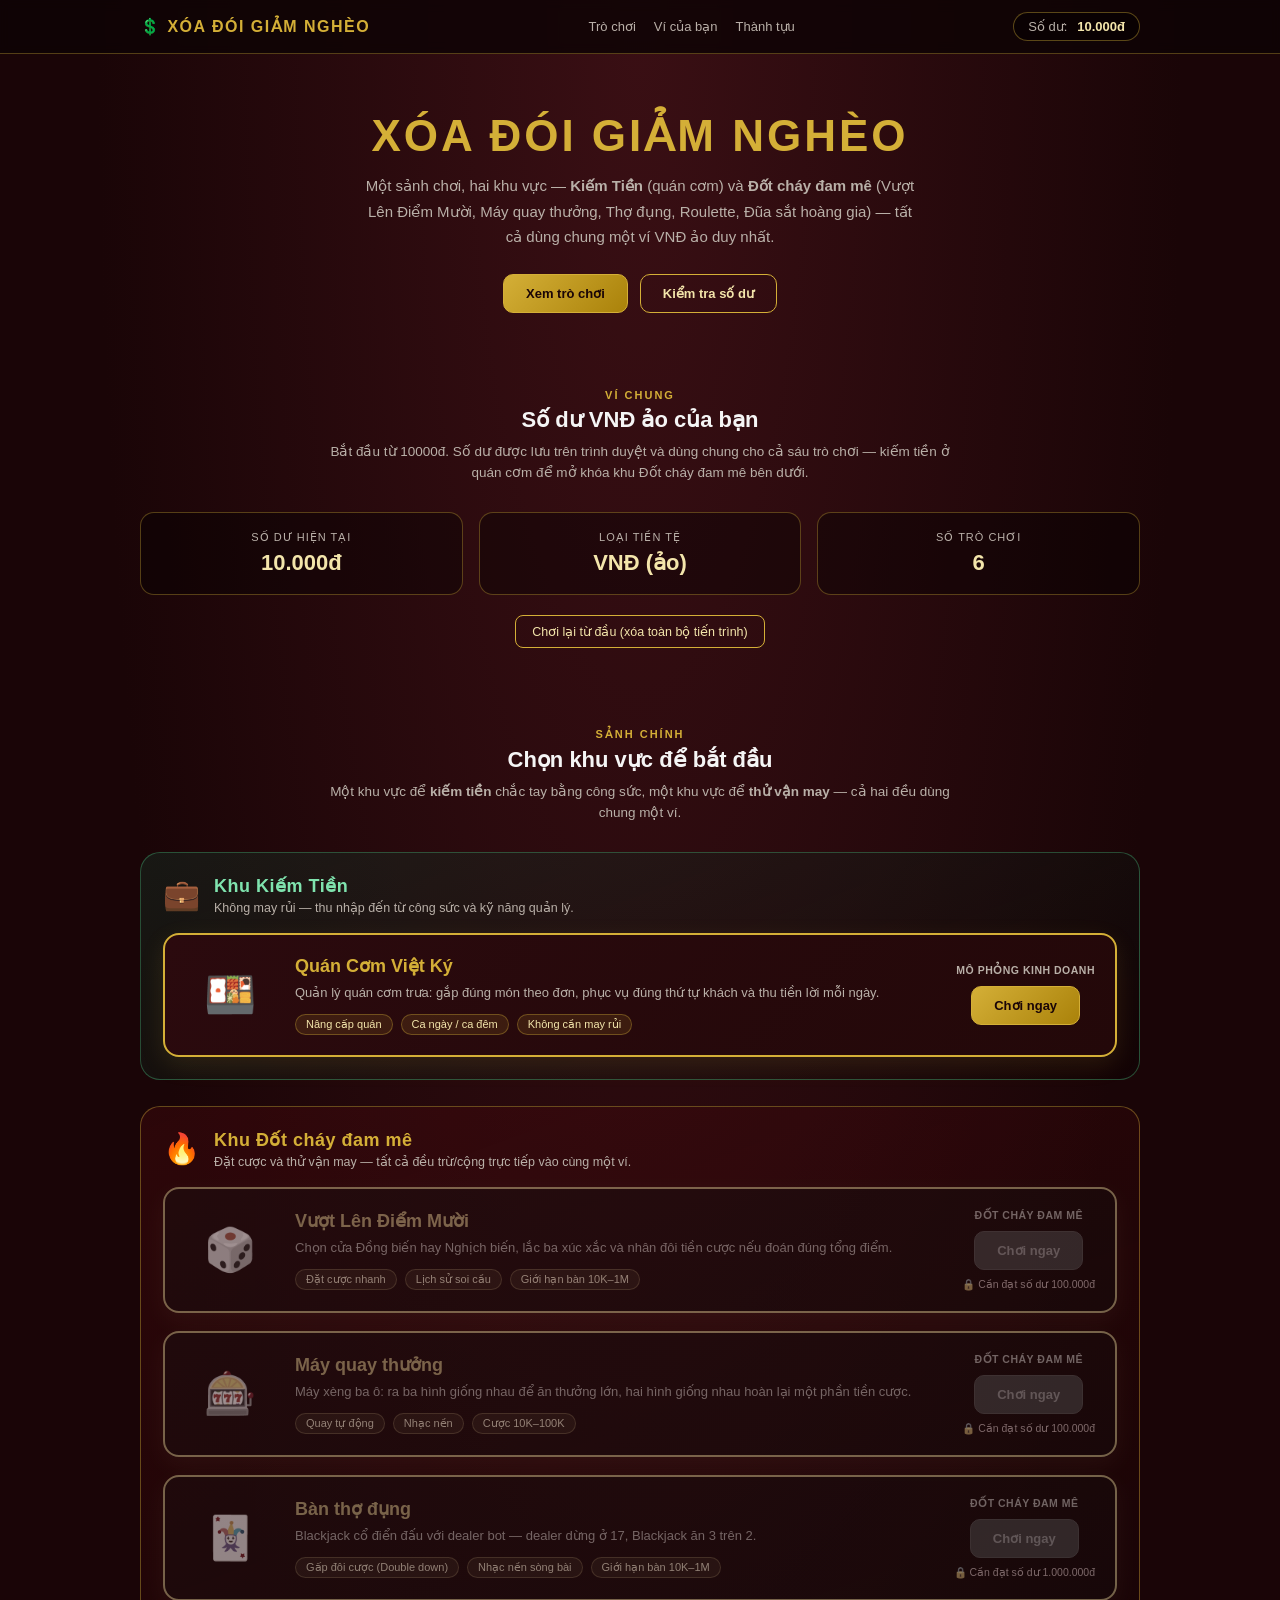
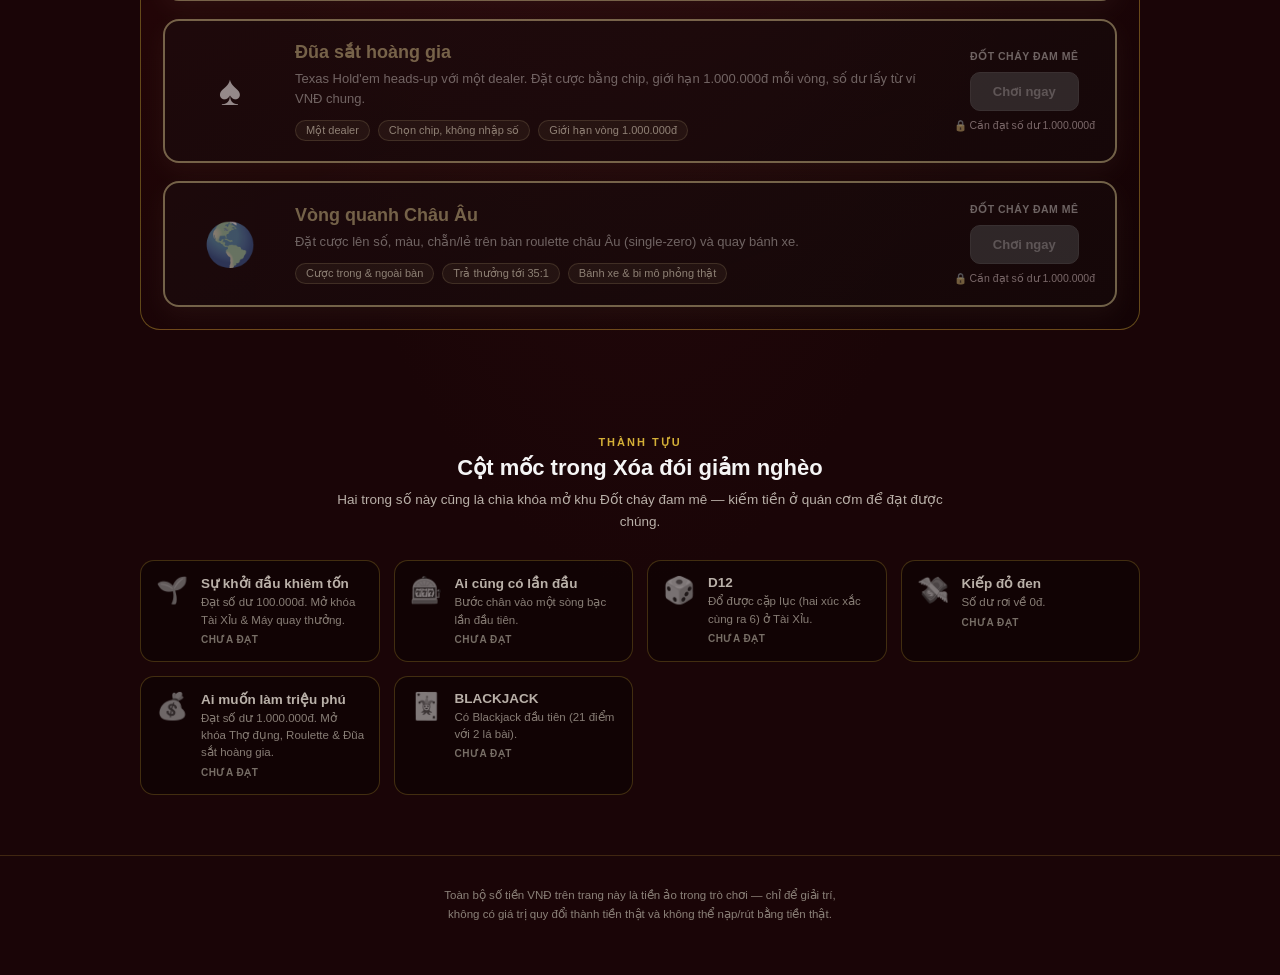
<file: slot.html>
<!DOCTYPE html>
<html lang="vi">
<head>
<meta charset="UTF-8">
<meta name="viewport" content="width=device-width, initial-scale=1.0">
<title>Máy quay thưởng — Xóa đói giảm nghèo</title>
<style>
  /* ===== MÀU SẮC: dùng chung bảng màu với các trò chơi khác trên trang ===== */
  :root{
    --bg-color:#1a0507;
    --card-bg:#2b0a0e;
    --gold:#d4af37;
    --gold-light:#f3e5ab;
    --red:#8b0000;
    --red-bright:#ff2a2a;
    --text-main:#f5f5f5;
    --muted:#b9b0a8;
    --win:#4cd137;
  }

  body{
    font-family:'Segoe UI',Tahoma,Geneva,Verdana,sans-serif;
    background-color:var(--bg-color);
    color:var(--text-main);
    margin:0;
    padding:60px 20px 20px;
    box-sizing:border-box;
    display:flex;
    justify-content:center;
    align-items:center;
    min-height:100vh;
  }
  button,select{font-family:inherit}

  .home-link{
    position:fixed;top:14px;left:14px;
    background:rgba(0,0,0,0.4);color:var(--gold-light);
    padding:6px 12px;border-radius:8px;text-decoration:none;
    font-size:13px;border:1px solid var(--gold);z-index:999;
  }

  .machine{
    width:100%;max-width:480px;
    background:var(--card-bg);
    border:2px solid var(--gold);
    border-radius:16px;
    padding:20px;
    text-align:center;
    box-shadow:0 8px 25px rgba(212,175,55,0.2);
  }
  h1{
    margin:0 0 5px;text-align:center;color:var(--gold);
    font-size:24px;letter-spacing:2px;text-transform:uppercase;
  }
  .note{font-size:13px;color:var(--muted);margin:4px 0 16px}

  .stats{display:flex;gap:10px}
  .balance{
    flex:1;min-width:0;padding:10px;font-size:14px;
    background:rgba(0,0,0,0.4);
    border:1px solid rgba(212,175,55,0.3);
    border-radius:8px;
  }
  .balance b{display:block;font-size:20px;color:var(--gold-light)}
  #win{color:var(--win)}

  .reels{
    display:flex;gap:10px;margin:16px 0;padding:12px;
    background:rgba(0,0,0,0.4);
    border:1px solid rgba(212,175,55,0.3);
    border-radius:12px;
  }
  .reel{
    flex:1;aspect-ratio:1;background:#fff;color:#333;
    border:2px solid var(--gold);border-radius:12px;
    box-shadow:0 4px 10px rgba(0,0,0,0.5);
    font-size:58px;
    font-family:"Segoe UI Emoji","Apple Color Emoji","Noto Color Emoji",sans-serif;
    display:flex;align-items:center;justify-content:center;
  }
  .reel.spinning{filter:blur(1.5px)}

  /* Hiệu ứng phát sáng khi trúng */
  @keyframes glow{
    0%,100%{box-shadow:0 0 6px 2px rgba(212,175,55,.5)}
    50%{box-shadow:0 0 24px 10px rgba(243,229,171,.95)}
  }
  .glow{animation:glow .7s ease-in-out 5}
  @media (prefers-reduced-motion:reduce){
    .glow{animation:none;box-shadow:0 0 18px 6px rgba(243,229,171,.9)}
  }

  #message{min-height:30px;font-size:18px;font-weight:bold;margin-bottom:12px;color:var(--gold-light)}
  #message.win{color:var(--win)}

  .label{font-size:14px;color:var(--muted);margin-bottom:6px}
  .bets{display:flex;gap:8px;justify-content:center;flex-wrap:wrap;margin-bottom:16px}
  .bets button{
    padding:10px 12px;border:2px solid var(--gold);
    background:rgba(139,0,0,0.3);color:var(--text-main);
    border-radius:12px;font-size:15px;cursor:pointer;transition:all .2s;
  }
  .bets button:hover{background:rgba(139,0,0,0.6)}
  .bets button.active{
    background:var(--red);border-color:var(--gold-light);
    box-shadow:0 0 15px rgba(212,175,55,0.5);font-weight:bold;
  }

  #spinBtn{
    width:100%;padding:14px;font-size:20px;font-weight:bold;
    color:#1a0507;background:linear-gradient(135deg,var(--gold),#aa820a);
    border:1px solid var(--gold);border-radius:10px;cursor:pointer;
  }
  #spinBtn:hover{opacity:.9}
  #spinBtn:disabled{opacity:.5;cursor:not-allowed}
  #spinBtn:focus-visible,.bets button:focus-visible,.small:focus-visible{outline:3px solid #fff;outline-offset:2px}

  .auto{display:flex;gap:8px;justify-content:center;align-items:center;margin-top:10px}
  .auto select{
    padding:8px;font-size:14px;color:var(--gold-light);
    background:rgba(0,0,0,0.4);border:1px solid rgba(212,175,55,0.4);border-radius:8px;
  }
  .small{
    padding:8px 16px;font-size:12.5px;background:none;color:var(--gold-light);
    border:1px solid var(--gold);border-radius:8px;cursor:pointer;
  }
  .small:hover{background:rgba(212,175,55,0.15)}
  .small.active{background:var(--gold);color:#1a0507;font-weight:bold}
  .tools{display:flex;gap:8px;justify-content:center;flex-wrap:wrap;margin-top:14px}

  details{margin-top:16px;text-align:left;font-size:14px}
  summary{cursor:pointer;color:var(--gold)}
  table{width:100%;margin-top:8px;border-collapse:collapse}
  td{padding:3px 0}
  td:last-child{text-align:right;color:var(--gold-light)}
</style>
</head>
<body>

  <a class="home-link" href="index.html">&larr; Trang chủ</a>

  <!-- Background music. loop keeps it playing round after round. -->
  <audio id="bg-music" src="Roland1.mp3" loop preload="auto"></audio>

  <div class="machine">
    <h1>Máy quay thưởng</h1>
    <p class="note">Trò chơi giả lập, chỉ dùng tiền ảo.</p>

    <div class="stats">
      <div class="balance" id="balanceBox">Số dư<b id="balance">0đ</b></div>
      <div class="balance" id="winBox">Thắng<b id="win">0đ</b></div>
    </div>

    <div class="reels">
      <div class="reel">🍒</div>
      <div class="reel">🍋</div>
      <div class="reel">🔔</div>
    </div>

    <div id="message">Chọn mức cược rồi bấm Quay</div>

    <div class="label">Mức cược mỗi lượt</div>
    <div class="bets" id="bets"></div>

    <button id="spinBtn">Quay</button>

    <div class="auto">
      <select id="autoCount" aria-label="Số lượt quay tự động">
        <option value="5">5 lượt</option>
        <option value="10">10 lượt</option>
      </select>
      <button class="small" id="autoBtn">Quay tự động</button>
    </div>

    <div class="tools">
      <button class="small" id="musicBtn">Nhạc nền: Tắt</button>
      <button class="small" id="sfxBtn">Hiệu ứng: Bật</button>
    </div>

    <details>
      <summary>Cách tính thưởng</summary>
      <table id="payTable"></table>
      <p class="note" id="payNote" style="margin:8px 0 0"></p>
    </details>
  </div>

<script src="achievements.js"></script>
<script src="wallet.js"></script>
<script>
  // Access gate: Máy quay thưởng mở khóa cùng lúc với Vượt Lên Điểm Mười,
  // khi đã đạt "Sự khởi đầu khiêm tốn" (số dư 100.000đ).
  if (!Achievements.isUnlocked('humble_beginning')) {
    alert('Bạn cần đạt số dư 100.000đ để mở khóa Máy quay thưởng! Hãy kiếm tiền ở Quán Cơm Việt Ký trước.');
    window.location.replace('index.html');
  } else {
    Achievements.unlock('lets_go_gambling');
  }
</script>
<script>
  // ===== CÀI ĐẶT: bạn có thể sửa các số này =====
  // Tiền không còn nằm riêng trong trang này: số dư đọc/ghi thẳng vào ví chung (wallet.js).
  const BET_OPTIONS = [10000, 20000, 50000, 100000];    // các mức cược
  const SYMBOLS = [                                     // hình + tiền thắng (ở mức cược cơ bản) khi ra 3 hình giống nhau
    { icon: "🍒", prize: 20000 },
    { icon: "🍋", prize: 40000 },
    { icon: "🔔", prize: 80000 },
    { icon: "⭐", prize: 200000 },
    { icon: "💎", prize: 300000 },
    { icon: "7️⃣", prize: 500000 }
  ];

  const BASE_BET = 10000;   // mức cược cơ bản mà bảng tiền thắng tính theo (cược cao hơn thì nhân lên)

  const PAIR_REFUND = 0.6;   // ra 2 hình giống nhau thì hoàn lại 60% tiền cược (0.6 = 60%)

  // ===== TỈ LỆ: TRIPLE_CHANCE là xác suất "ép" ra 3 hình giống nhau (0.05 = 5%) =====
  // Muốn dễ trúng hơn thì tăng số này, muốn về như cũ thì đặt 0
  const TRIPLE_CHANCE = 0.05;
  const TRIPLE_WEIGHTS = [40, 30, 15, 8, 5, 2];   // độ hay ra của từng hình (🍒 hay nhất, 7 hiếm nhất)

  // ===== ÂM THANH =====
  // Nhạc nền: Roland1.mp3 (thẻ <audio id="bg-music"> ở trên), tự phát khi bấm lần đầu như các trang khác.
  const bgMusic = document.getElementById("bg-music");
  bgMusic.volume = 0.3;

  // Tiếng thắng/thua (tùy chọn): đặt file vào thư mục "sounds" cạnh file này, chưa có thì tự bỏ qua.
  const sounds = {
    coin: new Audio("sounds/coin.mp3"),   // tiếng đồng xu khi trúng 3 hình giống nhau
    lose: new Audio("sounds/lose.mp3")    // tiếng thua
  };

  let sfxOn = true, musicOn = false, musicTouched = false;

  function playSound(name) {
    if (!sfxOn) return;
    try {
      sounds[name].currentTime = 0;
      sounds[name].play().catch(() => {});   // nếu chưa có file thì bỏ qua, không lỗi
    } catch (e) {}
  }

  const musicBtn = document.getElementById("musicBtn");
  function setMusic(on) {
    musicOn = on;
    if (on) {
      bgMusic.play().catch(() => { musicOn = false; updateMusicBtn(); });
    } else {
      bgMusic.pause();
    }
    updateMusicBtn();
  }
  function updateMusicBtn() {
    musicBtn.textContent = "Nhạc nền: " + (musicOn ? "Bật" : "Tắt");
  }

  // Giống các trang khác: nhạc tự chạy ở lần bấm chuột đầu tiên
  function startMusicOnce() {
    document.removeEventListener("click", startMusicOnce);
    if (!musicTouched) setMusic(true);
  }
  document.addEventListener("click", startMusicOnce);

  musicBtn.onclick = function () {
    musicTouched = true;
    setMusic(!musicOn);
  };

  // ===== TIẾNG QUAY KIỂU XÍCH (tạo bằng code, không cần file) =====
  let audioCtx;
  function getCtx() {
    if (!audioCtx) audioCtx = new (window.AudioContext || window.webkitAudioContext)();
    if (audioCtx.state === "suspended") audioCtx.resume();
    return audioCtx;
  }

  // Một tiếng "tách" ngắn. freq: độ cao, vol: độ to, dur: độ dài (giây)
  function tick(freq, vol, dur) {
    if (!sfxOn) return;
    try {
      const ctx = getCtx(), t = ctx.currentTime;
      const buf = ctx.createBuffer(1, Math.ceil(ctx.sampleRate * dur), ctx.sampleRate);
      const data = buf.getChannelData(0);
      for (let i = 0; i < data.length; i++) data[i] = Math.random() * 2 - 1;
      const src = ctx.createBufferSource();
      src.buffer = buf;
      const filter = ctx.createBiquadFilter();
      filter.type = "bandpass";
      filter.frequency.value = freq;
      filter.Q.value = 4;
      const gain = ctx.createGain();
      gain.gain.setValueAtTime(vol, t);
      gain.gain.exponentialRampToValueAtTime(0.001, t + dur);
      src.connect(filter);
      filter.connect(gain);
      gain.connect(ctx.destination);
      src.start(t);
    } catch (e) {}
  }

  // Tiếng "tách tách tách" nhanh, càng gần lúc dừng càng chậm lại
  let tickTimer;
  function startSpinSound() {
    stopSpinSound();
    const start = performance.now();
    const total = 2200;   // khớp với thời gian quay của 3 ô
    (function loop() {
      const p = (performance.now() - start) / total;
      if (p >= 1) return;
      tick(2600 + Math.random() * 800, 1.2, 0.03);
      tickTimer = setTimeout(loop, 55 + p * p * 120);
    })();
  }
  function stopSpinSound() {
    clearTimeout(tickTimer);
  }

  // ===== BIẾN CỦA TRÒ CHƠI =====
  let bet = BET_OPTIONS[0];
  let spinning = false;

  const reels = document.querySelectorAll(".reel");
  const balanceEl = document.getElementById("balance");
  const winEl = document.getElementById("win");
  const messageEl = document.getElementById("message");
  const spinBtn = document.getElementById("spinBtn");
  const betsEl = document.getElementById("bets");

  // Đổi số thành tiền VNĐ theo đúng định dạng của ví chung, ví dụ 1000000 -> "1.000.000đ"
  const vnd = Wallet.formatVnd;

  function showMessage(text, isWin) {
    messageEl.textContent = text;
    messageEl.className = isWin ? "win" : "";
  }

  // Số dư luôn lấy từ ví chung; tự cập nhật mỗi khi ví đổi (kể cả từ tab khác)
  function updateBalance() {
    balanceEl.textContent = vnd(Wallet.getBalance());
  }
  window.addEventListener("wallet:changed", updateBalance);

  // Tạo các nút chọn mức cược
  BET_OPTIONS.forEach(function (amount) {
    const b = document.createElement("button");
    b.textContent = vnd(amount);
    b.onclick = function () {
      if (spinning) return;
      bet = amount;
      document.querySelectorAll(".bets button").forEach(x => x.classList.remove("active"));
      b.classList.add("active");
    };
    if (amount === bet) b.classList.add("active");
    betsEl.appendChild(b);
  });

  function randomIndex() {
    return Math.floor(Math.random() * SYMBOLS.length);
  }

  // Chọn kết quả của lượt quay
  function pickResult() {
    if (Math.random() < TRIPLE_CHANCE) {
      let roll = Math.random() * 100, sum = 0, idx = 0;
      for (let i = 0; i < TRIPLE_WEIGHTS.length; i++) {
        sum += TRIPLE_WEIGHTS[i];
        if (roll < sum) { idx = i; break; }
      }
      return [idx, idx, idx];
    }
    return [randomIndex(), randomIndex(), randomIndex()];
  }

  // Bật/tắt hiệu ứng phát sáng ở 3 ô quay và khung số dư
  const balanceBox = document.getElementById("balanceBox");
  const winBox = document.getElementById("winBox");
  let glowTimer;
  function glowOn() {
    glowOff();
    reels.forEach(r => r.classList.add("glow"));
    balanceBox.classList.add("glow");
    winBox.classList.add("glow");
    glowTimer = setTimeout(glowOff, 3600);
  }
  function glowOff() {
    clearTimeout(glowTimer);
    reels.forEach(r => r.classList.remove("glow"));
    balanceBox.classList.remove("glow");
    winBox.classList.remove("glow");
  }

  // ===== QUAY =====
  function spin() {
    if (spinning) return;
    if (Wallet.getBalance() < bet) {
      showMessage("Không đủ tiền. Hãy chọn mức cược thấp hơn hoặc kiếm thêm ở Quán Cơm Việt Ký.");
      return;
    }
    spinning = true;
    spinBtn.disabled = true;
    Wallet.addBalance(-bet);   // trừ tiền cược thẳng từ ví chung
    glowOff();
    winEl.textContent = vnd(0);
    showMessage("Đang quay...");
    startSpinSound();

    const result = pickResult();

    reels.forEach(function (reel, i) {
      reel.classList.add("spinning");
      const timer = setInterval(function () {
        reel.textContent = SYMBOLS[randomIndex()].icon;   // đổi hình liên tục cho có cảm giác quay
      }, 80);
      // Mỗi ô dừng lại lần lượt: ô 1, rồi ô 2, rồi ô 3
      setTimeout(function () {
        clearInterval(timer);
        reel.textContent = SYMBOLS[result[i]].icon;
        reel.classList.remove("spinning");
        tick(700, 2.2, 0.14);   // tiếng "cạch" khi ô dừng
        if (i === reels.length - 1) finishSpin(result);
      }, 1000 + i * 600);
    });
  }

  function finishSpin(r) {
    stopSpinSound();
    let prize = 0;
    if (r[0] === r[1] && r[1] === r[2]) {
      prize = SYMBOLS[r[0]].prize * (bet / BASE_BET);                       // 3 hình giống nhau
    } else if (r[0] === r[1] || r[1] === r[2] || r[0] === r[2]) {
      prize = Math.round(bet * PAIR_REFUND);   // 2 hình giống nhau: hoàn lại một phần tiền cược
    }
    if (prize > 0) Wallet.addBalance(prize);   // cộng tiền thắng thẳng vào ví chung
    winEl.textContent = vnd(prize > bet ? prize : 0);   // ô Thắng chỉ hiện khi thắng thật

    if (prize > bet) {
      showMessage("Trúng 3 hình giống nhau! Nhận " + vnd(prize), true);
      playSound("coin");
      glowOn();
    } else if (prize > 0) {
      showMessage("2 hình giống nhau, hoàn lại " + vnd(prize));
    } else {
      showMessage("Chưa trúng. Thử lại nhé!");
      playSound("lose");
    }
    spinning = false;
    spinBtn.disabled = autoOn;
    if (autoOn) {
      if (autoLeft > 0) autoTimer = setTimeout(autoNext, prize > bet ? 2200 : 1200);   // thắng thì chờ lâu hơn để xem hiệu ứng
      else stopAuto();   // hết lượt
    }
  }

  // ===== QUAY TỰ ĐỘNG =====
  const autoBtn = document.getElementById("autoBtn");
  const autoCountEl = document.getElementById("autoCount");
  let autoOn = false;   // đang bật quay tự động?
  let autoLeft = 0;     // số lượt tự động còn lại
  let autoTimer;

  function updateAutoUI() {
    autoBtn.textContent = autoOn ? "Dừng (còn " + autoLeft + " lượt)" : "Quay tự động";
    autoBtn.classList.toggle("active", autoOn);
    autoCountEl.disabled = autoOn;
  }

  function stopAuto(text) {
    autoOn = false;
    autoLeft = 0;
    clearTimeout(autoTimer);
    spinBtn.disabled = spinning;
    updateAutoUI();
    if (text && !spinning) showMessage(text);
  }

  function autoNext() {
    if (!autoOn) return;
    if (Wallet.getBalance() < bet) { stopAuto("Không đủ tiền, đã dừng quay tự động"); return; }
    autoLeft--;
    updateAutoUI();
    spin();
  }

  autoBtn.onclick = function () {
    if (autoOn) { stopAuto("Đã dừng quay tự động"); return; }   // đang chạy thì bấm để dừng
    if (spinning) return;
    autoOn = true;
    autoLeft = parseInt(autoCountEl.value, 10);
    autoNext();
  };

  // ===== CÁC NÚT =====
  spinBtn.onclick = spin;

  document.getElementById("sfxBtn").onclick = function () {
    sfxOn = !sfxOn;
    if (!sfxOn) stopSpinSound();
    this.textContent = "Hiệu ứng: " + (sfxOn ? "Bật" : "Tắt");
  };

  // Tạo bảng tiền thắng từ danh sách SYMBOLS
  let rows = "";
  SYMBOLS.slice().reverse().forEach(function (s) {
    rows += "<tr><td>3 hình " + s.icon + " giống nhau</td><td>+" + vnd(s.prize) + "</td></tr>";
  });
  rows += "<tr><td>2 hình giống nhau</td><td>Hoàn lại " + Math.round(PAIR_REFUND * 100) + "% tiền cược</td></tr>";
  document.getElementById("payTable").innerHTML = rows;
  document.getElementById("payNote").textContent =
    "Tiền thắng tính ở mức cược " + vnd(BASE_BET) + ". Cược cao hơn thì nhân lên theo.";

  updateBalance();
</script>
</body>
</html>
</file>
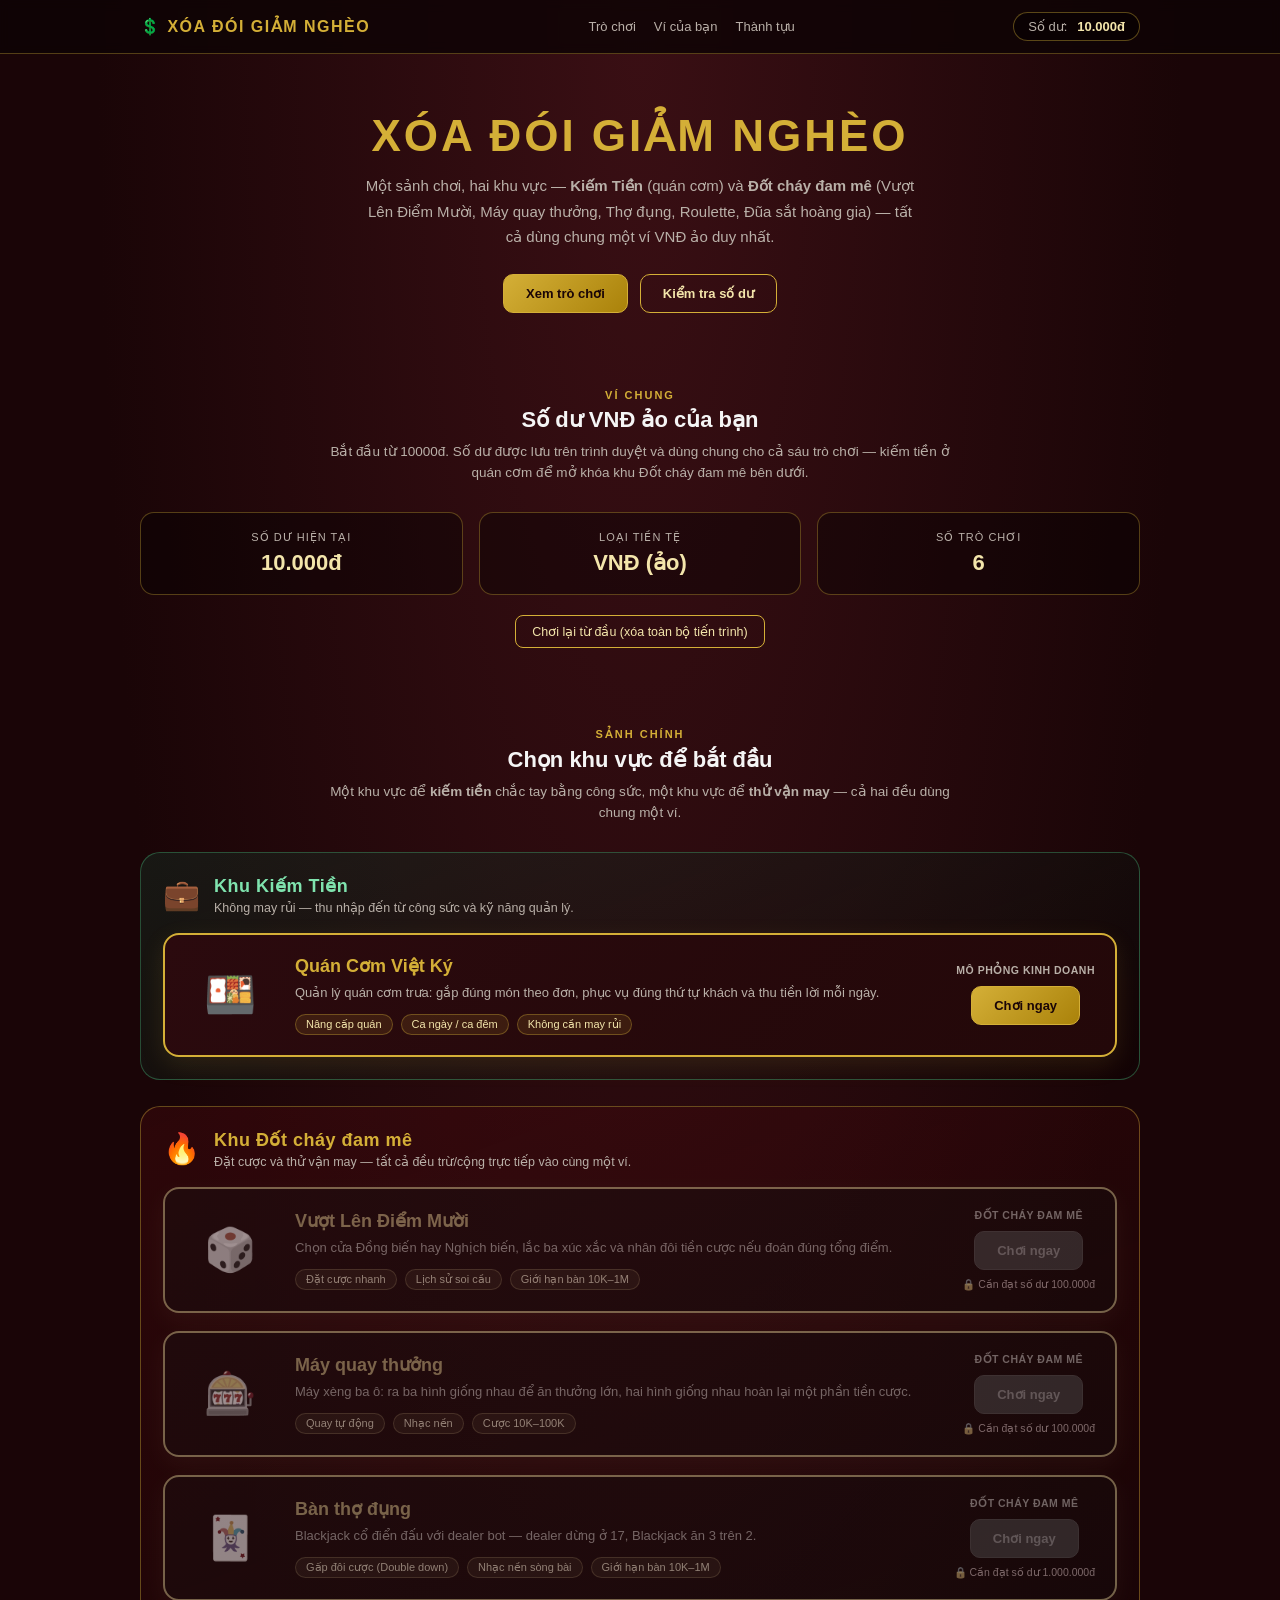
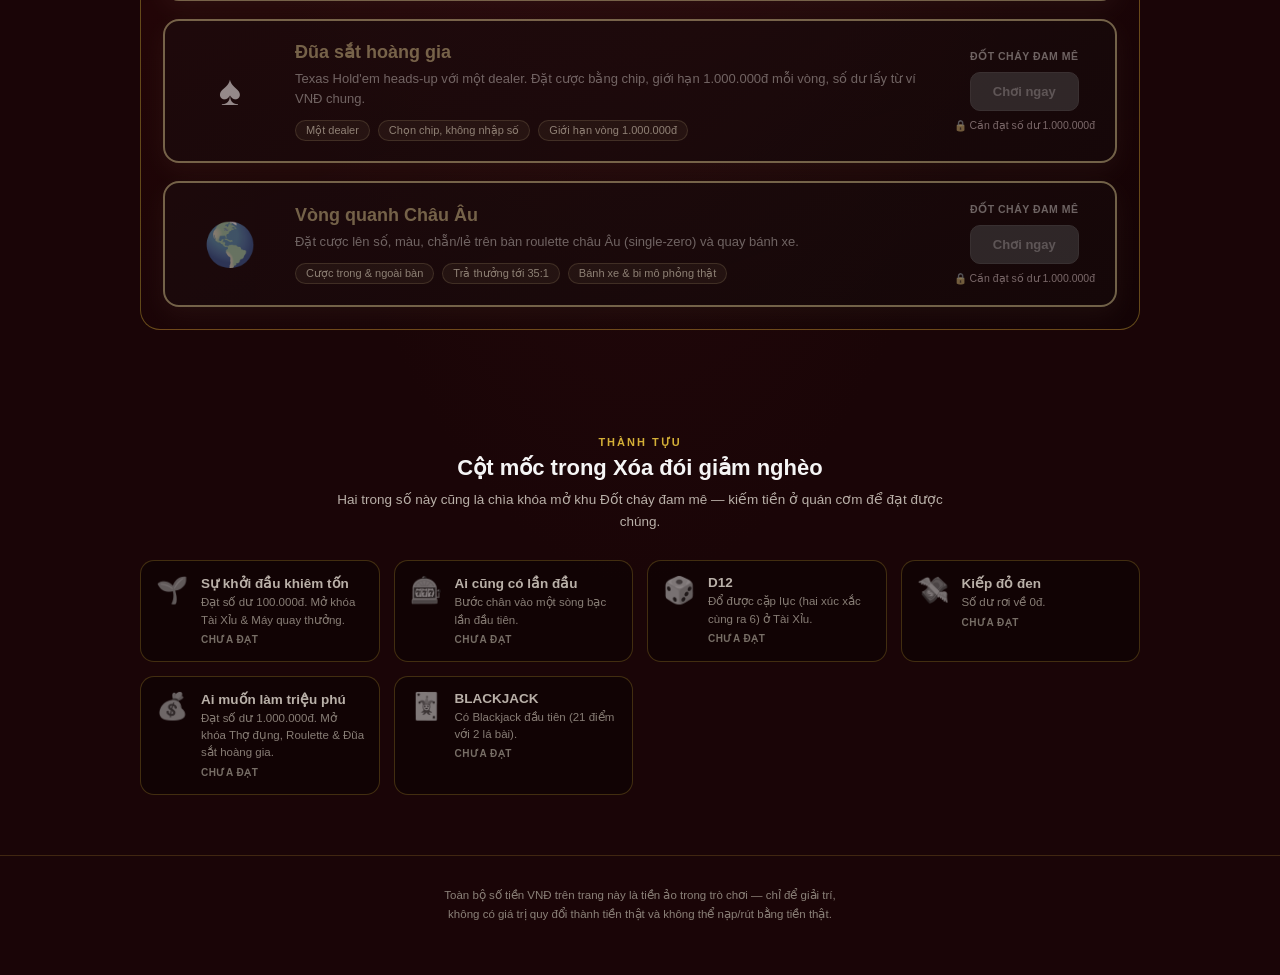
<file: taixiu.html>
<!DOCTYPE html>
<html lang="vi">
<head>
    <meta charset="UTF-8">
    <meta name="viewport" content="width=device-width, initial-scale=1.0">
    <title>Game Vượt Lên Điểm Mười</title>
    <style>
        :root {
            --bg-color: #1a0507;
            --card-bg: #2b0a0e;
            --gold: #d4af37;
            --gold-light: #f3e5ab;
            --red: #8b0000;
            --red-bright: #ff2a2a;
            --text-main: #f5f5f5;
        }

        body {
            font-family: 'Segoe UI', Tahoma, Geneva, Verdana, sans-serif;
            background-color: var(--bg-color);
            color: var(--text-main);
            margin: 0;
            padding: 20px;
            display: flex;
            justify-content: center;
            align-items: center;
            min-height: 100vh;
        }

        .home-link {
            position: fixed;
            top: 14px;
            left: 14px;
            background: rgba(0,0,0,0.4);
            color: var(--gold-light);
            padding: 6px 12px;
            border-radius: 8px;
            text-decoration: none;
            font-size: 13px;
            border: 1px solid var(--gold);
            z-index: 999;
        }

        .game-container {
            width: 100%;
            max-width: 480px;
            background: var(--card-bg);
            border: 2px solid var(--gold);
            border-radius: 16px;
            padding: 20px;
            box-shadow: 0 8px 25px rgba(212, 175, 55, 0.2);
        }

        h1 {
            text-align: center;
            color: var(--gold);
            margin-bottom: 5px;
            font-size: 24px;
            letter-spacing: 2px;
            text-transform: uppercase;
        }

        .balance-board {
            text-align: center;
            font-size: 18px;
            margin-bottom: 20px;
            background: rgba(0, 0, 0, 0.4);
            padding: 10px;
            border-radius: 8px;
            border: 1px solid rgba(212, 175, 55, 0.3);
        }

        .balance-board span {
            color: var(--gold-light);
            font-weight: bold;
        }

        .dice-section {
            display: flex;
            justify-content: center;
            gap: 15px;
            margin-bottom: 20px;
        }

        .dice {
            width: 60px;
            height: 60px;
            background: #fff;
            color: #333;
            font-size: 28px;
            font-weight: bold;
            display: flex;
            justify-content: center;
            align-items: center;
            border-radius: 12px;
            box-shadow: 0 4px 10px rgba(0,0,0,0.5);
            border: 2px solid var(--gold);
        }

        .dice.rolling {
            animation: shake 0.5s infinite;
        }

        @keyframes shake {
            0% { transform: translate(1px, 1px) rotate(0deg); }
            20% { transform: translate(-3px, 0px) rotate(-10deg); }
            40% { transform: translate(1px, -1px) rotate(10deg); }
            60% { transform: translate(-1px, 2px) rotate(0deg); }
            80% { transform: translate(3px, 1px) rotate(-5deg); }
            100% { transform: translate(0px, -2px) rotate(5deg); }
        }

        .result-text {
            text-align: center;
            font-size: 18px;
            font-weight: bold;
            height: 30px;
            margin-bottom: 15px;
            color: var(--gold-light);
        }

        .betting-board {
            display: grid;
            grid-template-columns: 1fr 1fr;
            gap: 15px;
            margin-bottom: 20px;
        }

        .bet-box {
            background: rgba(139, 0, 0, 0.3);
            border: 2px solid var(--gold);
            border-radius: 12px;
            padding: 15px;
            text-align: center;
            cursor: pointer;
            transition: all 0.2s;
        }

        .bet-box:hover {
            background: rgba(139, 0, 0, 0.6);
        }

        .bet-box.selected {
            background: var(--red);
            border-color: var(--gold-light);
            box-shadow: 0 0 15px rgba(212, 175, 55, 0.5);
        }

        .bet-box h3 {
            margin: 0 0 5px 0;
            color: var(--gold);
            font-size: 20px;
        }

        .bet-box p {
            margin: 0;
            font-size: 14px;
            color: #ccc;
        }

        .input-group {
            margin-bottom: 20px;
        }

        .input-group label {
            display: block;
            margin-bottom: 5px;
            font-size: 14px;
            color: var(--gold-light);
        }

        .input-group input {
            width: 100%;
            padding: 10px;
            box-sizing: border-box;
            background: #111;
            border: 1px solid var(--gold);
            color: #fff;
            border-radius: 8px;
            font-size: 16px;
            text-align: center;
        }

        .roll-btn {
            width: 100%;
            padding: 14px;
            background: linear-gradient(135deg, var(--gold), #aa820a);
            color: #111;
            font-size: 18px;
            font-weight: bold;
            border: none;
            border-radius: 8px;
            cursor: pointer;
            text-transform: uppercase;
            box-shadow: 0 4px 10px rgba(212, 175, 55, 0.3);
        }

        .roll-btn:hover {
            opacity: 0.9;
        }

        .roll-btn:disabled {
            background: #555;
            color: #888;
            cursor: not-allowed;
        }

        .history-section {
            margin-top: 20px;
            background: rgba(0,0,0,0.3);
            padding: 10px;
            border-radius: 8px;
            border: 1px solid rgba(212, 175, 55, 0.2);
        }

        .history-section h4 {
            margin: 0 0 8px 0;
            font-size: 14px;
            color: var(--gold);
            text-align: center;
        }

        .history-list {
            display: flex;
            gap: 8px;
            justify-content: center;
            overflow-x: auto;
            padding-bottom: 5px;
        }

        .history-item {
            width: 28px;
            height: 28px;
            border-radius: 50%;
            display: flex;
            justify-content: center;
            align-items: center;
            font-size: 12px;
            font-weight: bold;
            flex-shrink: 0;
        }

        .history-item.tai {
            background: #ff4d4d;
            color: white;
        }

        .history-item.xiu {
            background: #333;
            border: 1px solid var(--gold);
            color: var(--gold-light);
        }
    </style>
</head>
<body>
    <!-- Background music. loop keeps it playing round after round. -->
    <audio id="bg-music" src="wit.mp3" loop preload="auto"></audio>
    <a class="home-link" href="index.html">&larr; Trang chủ</a>

    <div class="game-container">
        <h1>Vượt Lên Điểm Mười</h1>

        <div class="balance-board">
            Số dư: <span id="balance">0</span> VNĐ
        </div>

        <div class="dice-section">
            <div class="dice" id="dice1">?</div>
            <div class="dice" id="dice2">?</div>
            <div class="dice" id="dice3">?</div>
        </div>

        <div class="result-text" id="resultText">Hãy chọn cửa và đặt cược!</div>

        <div class="betting-board">
            <div class="bet-box" id="boxTai" onclick="selectChoice('TAI')">
                <h3>ĐỒNG BIẾN</h3>
                <p>Tổng từ 11 - 18</p>
            </div>
            <div class="bet-box" id="boxXiu" onclick="selectChoice('XIU')">
                <h3>NGHỊCH BIẾN</h3>
                <p>Tổng từ 3 - 10</p>
            </div>
        </div>

        <div class="input-group">
            <label for="betAmount">Số tiền cược (10.000đ – 1.000.000đ):</label>
            <input type="number" id="betAmount" value="10000" min="10000" max="1000000" step="10000">
        </div>

        <button class="roll-btn" id="rollBtn" onclick="playGame()">LẮC XÚC XẮC</button>

        <div class="history-section">
            <h4>Lịch sử (Soi cầu)</h4>
            <div class="history-list" id="historyList"></div>
        </div>
    </div>

    <script src="achievements.js"></script>
    <script src="wallet.js"></script>
    <script>
        // Access gate: Tài Xỉu unlocks once "Humble Beginning" (reach
        // 100.000đ, normally earned at the restaurant) has been achieved.
    const bgMusic = document.getElementById('bg-music');
    bgMusic.volume = 0.3;

    function startMusic() {
        bgMusic.play()
            .then(() => {
                console.log('Nhạc đã được phát');
            })
            .catch(error => {
                console.error('Không thể phát nhạc:', error);
            });

        document.removeEventListener('click', startMusic);
    }

    document.addEventListener('click', startMusic);
        if (!Achievements.isUnlocked('humble_beginning')) {
            alert('Bạn cần đạt số dư 100.000đ để mở khóa Vượt Lên Điểm Mười! Hãy kiếm tiền ở Quán Cơm Việt Ký trước.');
            window.location.replace('index.html');
        } else {
            Achievements.unlock('lets_go_gambling');
        }
    </script>
    <script>

        // Balance now lives in the shared, site-wide wallet instead of a
        // local variable, so it carries over between all three games.
        // Table limits, matching the same 10.000đ–1.000.000đ range used at
        // The Brass Table, so no single roll can swing the shared wallet
        // wildly out of proportion to the other games.
        const MIN_BET = 10000;
        const MAX_BET = 1000000;

        let balance = Wallet.getBalance();
        let selectedChoice = null;
        let history = [];

        document.getElementById('balance').innerText = balance.toLocaleString('vi-VN');

        function selectChoice(choice) {
            selectedChoice = choice;
            document.getElementById('boxTai').classList.remove('selected');
            document.getElementById('boxXiu').classList.remove('selected');

            if (choice === 'TAI') {
                document.getElementById('boxTai').classList.add('selected');
            } else {
                document.getElementById('boxXiu').classList.add('selected');
            }
        }

        function playGame() {
            if (!selectedChoice) {
                alert("Vui lòng chọn cửa Đồng biến hoặc Nghịch biến trước khi lắc!");
                return;
            }

            let betAmount = parseInt(document.getElementById('betAmount').value);

            if (isNaN(betAmount) || betAmount <= 0) {
                alert("Vui lòng nhập số tiền cược hợp lệ!");
                return;
            }

            if (betAmount < MIN_BET) {
                alert(`Cược tối thiểu là ${MIN_BET.toLocaleString('vi-VN')}đ!`);
                return;
            }

            if (betAmount > MAX_BET) {
                alert(`Cược tối đa là ${MAX_BET.toLocaleString('vi-VN')}đ mỗi ván!`);
                return;
            }

            if (betAmount > balance) {
                alert("Số dư của bạn không đủ để đặt cược mức này!");
                return;
            }

            document.getElementById('rollBtn').disabled = true;
            document.getElementById('resultText').innerText = "Đang lắc...";

            let d1 = document.getElementById('dice1');
            let d2 = document.getElementById('dice2');
            let d3 = document.getElementById('dice3');

            d1.classList.add('rolling');
            d2.classList.add('rolling');
            d3.classList.add('rolling');

            setTimeout(() => {
                d1.classList.remove('rolling');
                d2.classList.remove('rolling');
                d3.classList.remove('rolling');

                let val1 = Math.floor(Math.random() * 6) + 1;
                let val2 = Math.floor(Math.random() * 6) + 1;
                let val3 = Math.floor(Math.random() * 6) + 1;

                d1.innerText = val1;
                d2.innerText = val2;
                d3.innerText = val3;

                const sixCount = [val1, val2, val3].filter(v => v === 6).length;
                if (sixCount >= 2) {
                    Achievements.unlock('d12');
                }

                let total = val1 + val2 + val3;
                let outcome = (total >= 11 && total <= 18) ? 'TAI' : 'XIU';

                let resultString = `Tổng: ${total} (${total >= 11 ? 'Đồng biến' : 'Nghịch biến'}) - `;

                if (selectedChoice === outcome) {
                    balance += betAmount;
                    document.getElementById('resultText').innerText = resultString + "BẠN ĐÃ THẮNG!";
                    document.getElementById('resultText').style.color = "#4cd137";
                } else {
                    balance -= betAmount;
                    document.getElementById('resultText').innerText = resultString + "BẠN ĐÃ THUA!";
                    document.getElementById('resultText').style.color = "#ff4d4d";
                }

                document.getElementById('balance').innerText = balance.toLocaleString('vi-VN');
                Wallet.setBalance(balance); // push the result back to the shared wallet

                history.unshift(outcome);
                if (history.length > 10) history.pop();
                updateHistoryUI();

                document.getElementById('rollBtn').disabled = false;

                if (balance <= 0) {
                    alert("Bạn đã hết tiền trong tài khoản! Trò chơi kết thúc.");
                    document.getElementById('rollBtn').disabled = true;
                }

            }, 1000);
        }

        function updateHistoryUI() {
            let historyList = document.getElementById('historyList');
            historyList.innerHTML = '';
            history.forEach(item => {
                let div = document.createElement('div');
                div.className = `history-item ${item.toLowerCase()}`;
                div.innerText = item === 'TAI' ? 'T' : 'X';
                historyList.appendChild(div);
            });
        }
    </script>
</body>
</html>
</file>
<file: style.css>
/* ---------- Tokens ---------- */
:root {
  --felt-dark: #082a20;
  --felt: #0b3d2e;
  --felt-light: #10513d;
  --ivory: #f5f1e6;
  --brass: #c9a227;
  --brass-dim: #8a7020;
  --ink: #1a1a1a;
  --red: #a32638;
  --win: #4c9a5b;

  --radius-card: 10px;
  --font-display: Georgia, "Times New Roman", serif;
  --font-ui: system-ui, -apple-system, "Segoe UI", sans-serif;
}

* { box-sizing: border-box; }

html, body {
  margin: 0;
  padding: 0;
  min-height: 100%;
  background: radial-gradient(ellipse at 50% 0%, var(--felt-light), var(--felt) 55%, var(--felt-dark) 100%);
  color: var(--ivory);
  font-family: var(--font-ui);
}

body {
  display: flex;
  flex-direction: column;
  min-height: 100vh;
  padding-bottom: 210px; /* leaves room for the fixed rail */
}

@media (prefers-reduced-motion: reduce) {
  * { animation-duration: 0.01ms !important; transition-duration: 0.01ms !important; }
}

/* ---------- Marquee (header) ---------- */
.marquee {
  position: relative;
  text-align: center;
  padding: 28px 16px 10px;
}

.music-toggle {
  position: absolute;
  top: 20px;
  right: 16px;
  background: transparent;
  border: 1px solid rgba(201,162,39,0.5);
  color: var(--brass);
  border-radius: 999px;
  padding: 6px 12px;
  font-size: 12px;
  font-family: var(--font-ui);
  cursor: pointer;
  transition: filter 0.12s ease;
}

.music-toggle:hover { filter: brightness(1.2); }

.music-toggle.playing {
  background: rgba(201,162,39,0.15);
}

.music-toggle.muted { opacity: 0.6; }

.marquee h1 {
  font-family: var(--font-display);
  font-size: clamp(28px, 6vw, 44px);
  margin: 0;
  letter-spacing: 0.5px;
  color: var(--brass);
  text-shadow: 0 2px 0 rgba(0,0,0,0.35);
}

.tagline {
  margin: 6px 0 0;
  font-size: 13px;
  color: rgba(245,241,230,0.65);
}

/* ---------- Table ---------- */
.table {
  flex: 1;
  display: flex;
  flex-direction: column;
  justify-content: space-between;
  max-width: 640px;
  width: 100%;
  margin: 0 auto;
  padding: 20px 20px 10px;
  gap: 18px;
}

.row {
  display: flex;
  flex-direction: column;
  align-items: center;
  gap: 10px;
}

.row-label {
  font-size: 14px;
  letter-spacing: 0.3px;
  color: rgba(245,241,230,0.85);
  display: flex;
  align-items: center;
  gap: 8px;
}

.suit { color: var(--brass); font-size: 16px; }

.hand-total {
  font-family: var(--font-display);
  font-size: 18px;
  color: var(--brass);
  min-width: 22px;
  text-align: center;
}

.cards {
  display: flex;
  gap: 10px;
  min-height: 108px;
  flex-wrap: wrap;
  justify-content: center;
}

/* ---------- Playing cards ---------- */
.card {
  width: 72px;
  height: 100px;
  border-radius: var(--radius-card);
  background: var(--ivory);
  color: var(--ink);
  display: flex;
  flex-direction: column;
  justify-content: space-between;
  padding: 6px 7px;
  font-family: var(--font-display);
  font-weight: bold;
  box-shadow: 0 4px 10px rgba(0,0,0,0.35);
  border: 1px solid rgba(0,0,0,0.08);
  animation: deal-in 0.25s ease-out;
  flex-shrink: 0;
}

.card.red { color: var(--red); }

.card .corner {
  font-size: 17px;
  line-height: 1;
}

.card .pip {
  font-size: 26px;
  align-self: center;
}

.card.back {
  background:
    repeating-linear-gradient(45deg, var(--brass) 0, var(--brass) 2px, var(--felt) 2px, var(--felt) 10px);
  border: 2px solid var(--brass-dim);
}

@keyframes deal-in {
  from { transform: translateY(-16px) rotate(-4deg); opacity: 0; }
  to   { transform: translateY(0) rotate(0); opacity: 1; }
}

/* ---------- Center strip ---------- */
.center-strip {
  text-align: center;
  padding: 6px 0;
  border-top: 1px solid rgba(201,162,39,0.25);
  border-bottom: 1px solid rgba(201,162,39,0.25);
}

.message {
  margin: 4px 0;
  font-size: 16px;
  min-height: 22px;
}

.message.win  { color: #d8e8b0; }
.message.lose { color: #e3b3ba; }
.message.push { color: rgba(245,241,230,0.75); }

.shoe-count {
  margin: 0;
  font-size: 11px;
  color: rgba(245,241,230,0.45);
}

/* ---------- Footer rail ---------- */
.rail {
  position: fixed;
  bottom: 0;
  left: 0;
  right: 0;
  background: var(--felt-dark);
  border-top: 2px solid var(--brass);
  padding: 12px 16px calc(14px + env(safe-area-inset-bottom, 0px));
  display: flex;
  flex-direction: column;
  align-items: center;
  gap: 10px;
}

.stats {
  display: flex;
  gap: 28px;
}

.stat {
  display: flex;
  flex-direction: column;
  align-items: center;
}

.stat-label {
  font-size: 11px;
  color: rgba(245,241,230,0.55);
}

.stat-value {
  font-family: var(--font-display);
  font-size: 20px;
  color: var(--brass);
}

/* ---------- Chip tray ---------- */
.chip-tray {
  display: flex;
  align-items: center;
  gap: 10px;
  flex-wrap: wrap;
  justify-content: center;
}

.chip {
  width: 52px;
  height: 52px;
  border-radius: 50%;
  border: 2px dashed var(--ivory);
  font-family: var(--font-ui);
  font-weight: 700;
  font-size: 13px;
  cursor: pointer;
  color: var(--ivory);
  display: flex;
  align-items: center;
  justify-content: center;
  transition: transform 0.12s ease;
}

.chip:hover:not(:disabled) { transform: translateY(-3px); }
.chip:active:not(:disabled) { transform: translateY(0); }
.chip:disabled { opacity: 0.35; cursor: not-allowed; }

.chip-5   { background: #3b4b57; }
.chip-25  { background: var(--felt-light); border-color: var(--brass); }
.chip-100 { background: #5c1f2b; border-color: var(--ivory); }
.chip-500 { background: #241b3a; border-color: var(--brass); }

.clear-bet {
  background: none;
  border: 1px solid rgba(245,241,230,0.4);
  color: rgba(245,241,230,0.75);
  border-radius: 999px;
  padding: 8px 14px;
  font-size: 12px;
  cursor: pointer;
}

.clear-bet:hover { border-color: var(--ivory); color: var(--ivory); }

/* ---------- Action buttons ---------- */
.actions {
  display: flex;
  gap: 10px;
  flex-wrap: wrap;
  justify-content: center;
}

.btn {
  font-family: var(--font-ui);
  font-size: 14px;
  font-weight: 600;
  padding: 10px 20px;
  border-radius: 6px;
  border: 1px solid transparent;
  cursor: pointer;
  transition: filter 0.12s ease, transform 0.12s ease;
}

.btn:active:not(:disabled) { transform: translateY(1px); }

.btn:disabled {
  opacity: 0.35;
  cursor: not-allowed;
}

.btn-deal {
  background: var(--brass);
  color: var(--ink);
}

.btn-hit {
  background: var(--felt-light);
  color: var(--ivory);
  border-color: var(--brass);
}

.btn-stand {
  background: transparent;
  color: var(--ivory);
  border-color: rgba(245,241,230,0.5);
}

.btn-double {
  background: var(--red);
  color: var(--ivory);
}

.btn:hover:not(:disabled) { filter: brightness(1.12); }

/* ---------- Reset overlay ---------- */
.reset-overlay {
  position: fixed;
  inset: 0;
  background: rgba(8,42,32,0.92);
  display: none;
  align-items: center;
  justify-content: center;
  z-index: 10;
  padding: 20px;
}

.reset-overlay.visible { display: flex; }

.reset-card {
  background: var(--felt);
  border: 1px solid var(--brass);
  border-radius: 10px;
  padding: 28px 30px;
  text-align: center;
  max-width: 320px;
}

.reset-card h2 {
  font-family: var(--font-display);
  color: var(--brass);
  margin-top: 0;
}

.reset-card p {
  font-size: 14px;
  color: rgba(245,241,230,0.8);
}

/* ---------- Small screens ---------- */
@media (max-width: 400px) {
  .card { width: 60px; height: 84px; }
  .card .corner { font-size: 14px; }
  .card .pip { font-size: 20px; }
  body { padding-bottom: 230px; }
}
</file>
